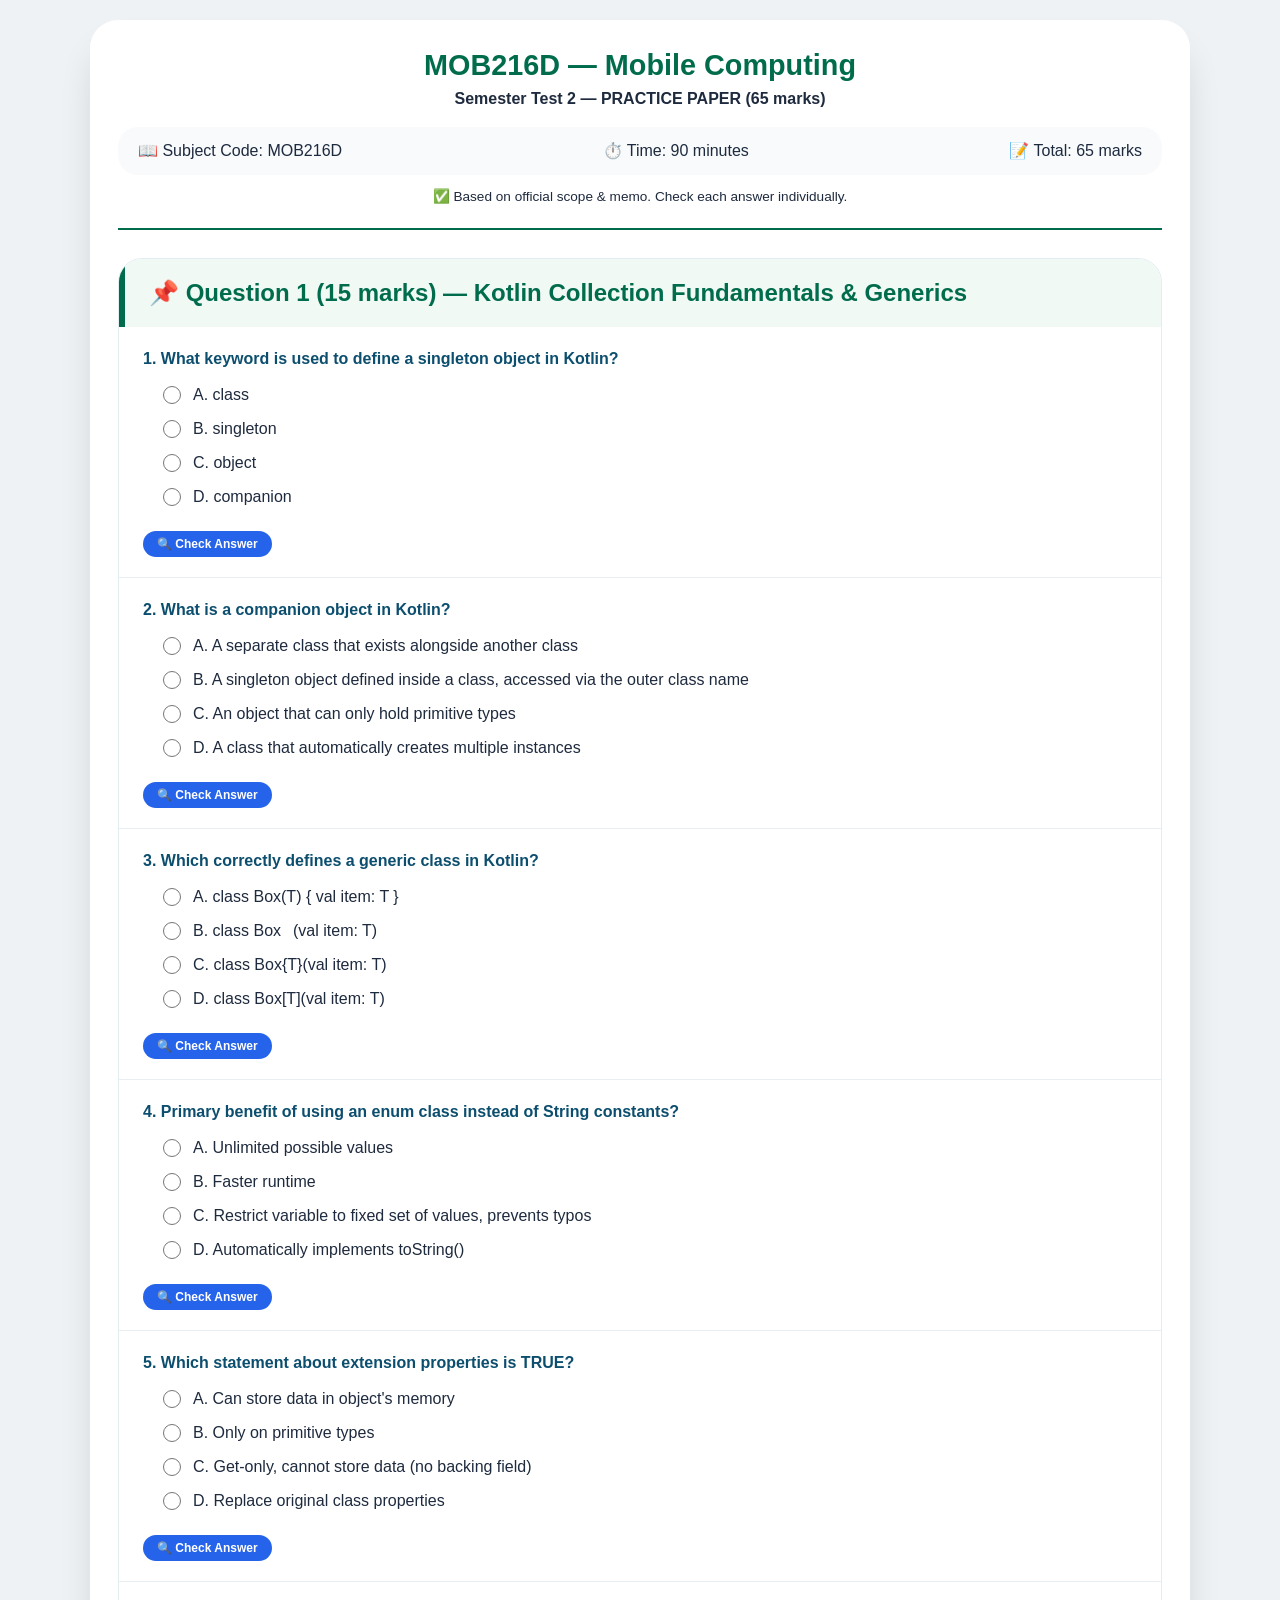
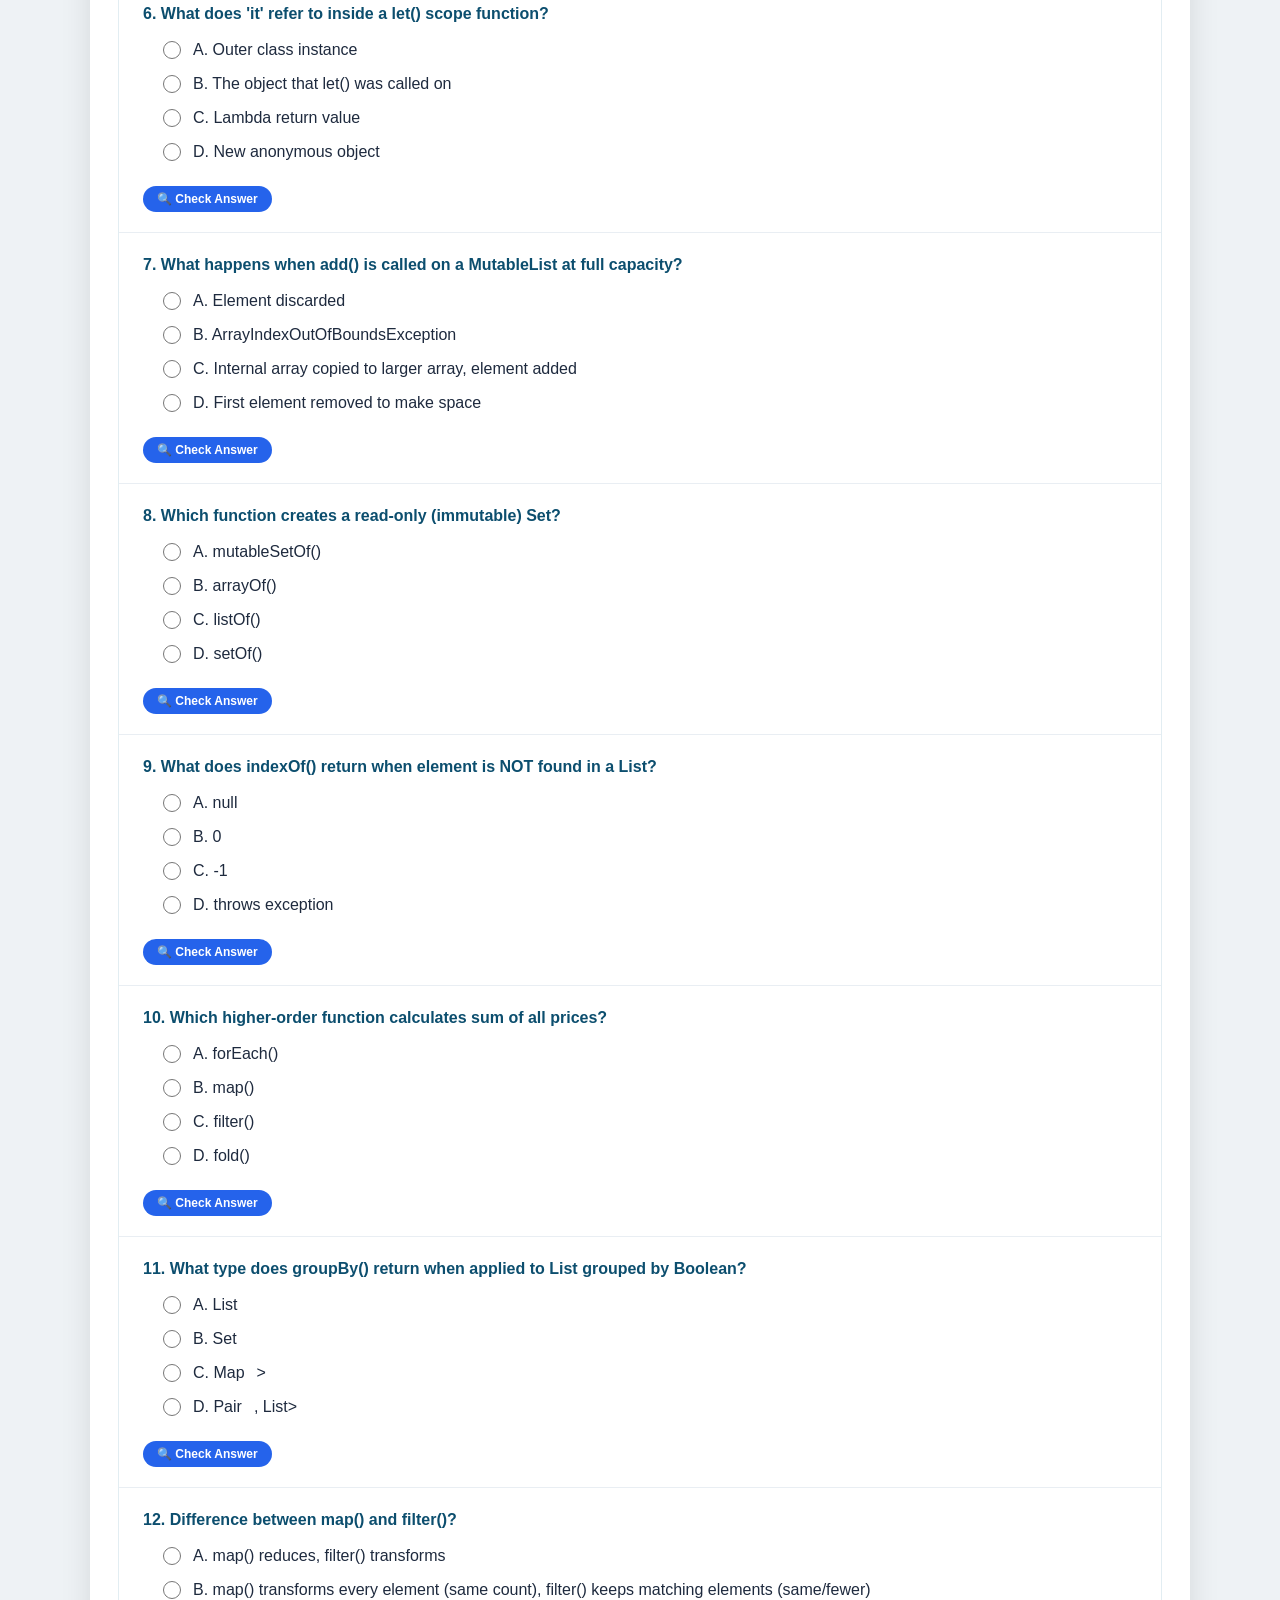
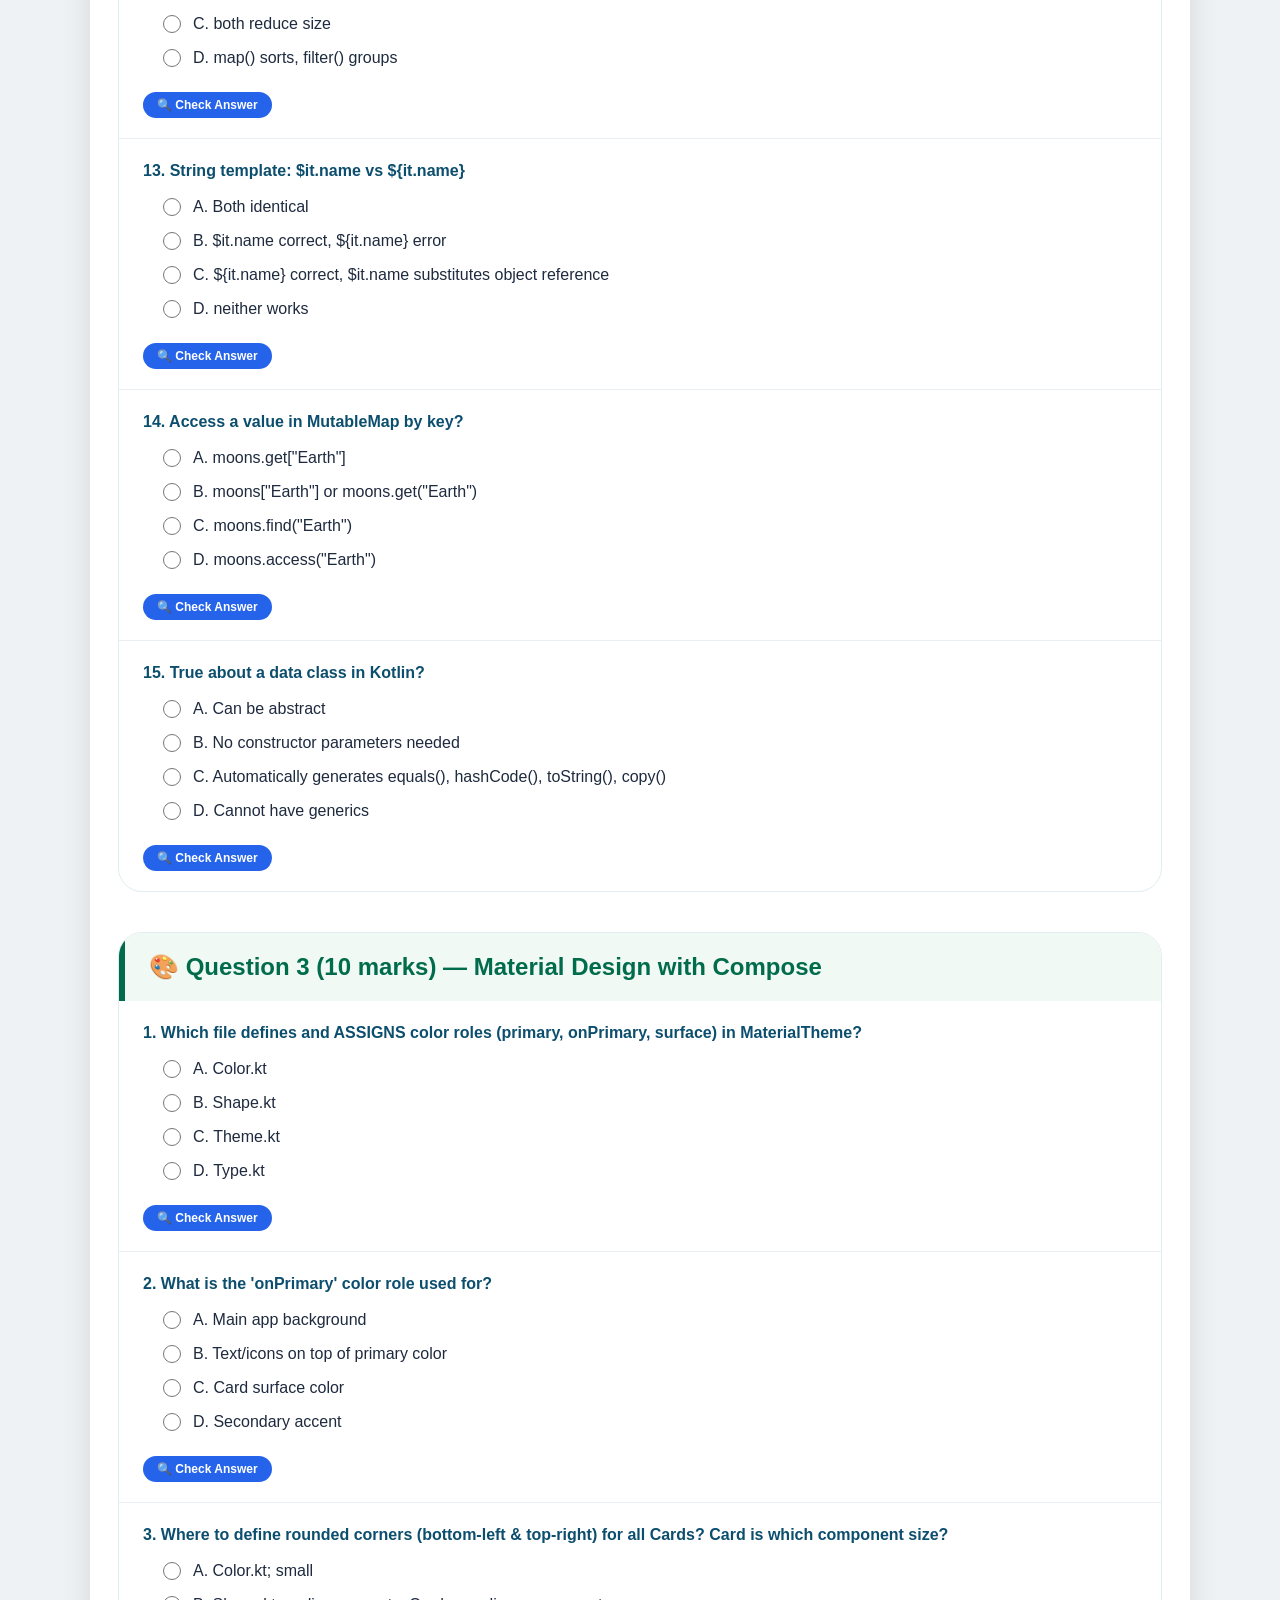
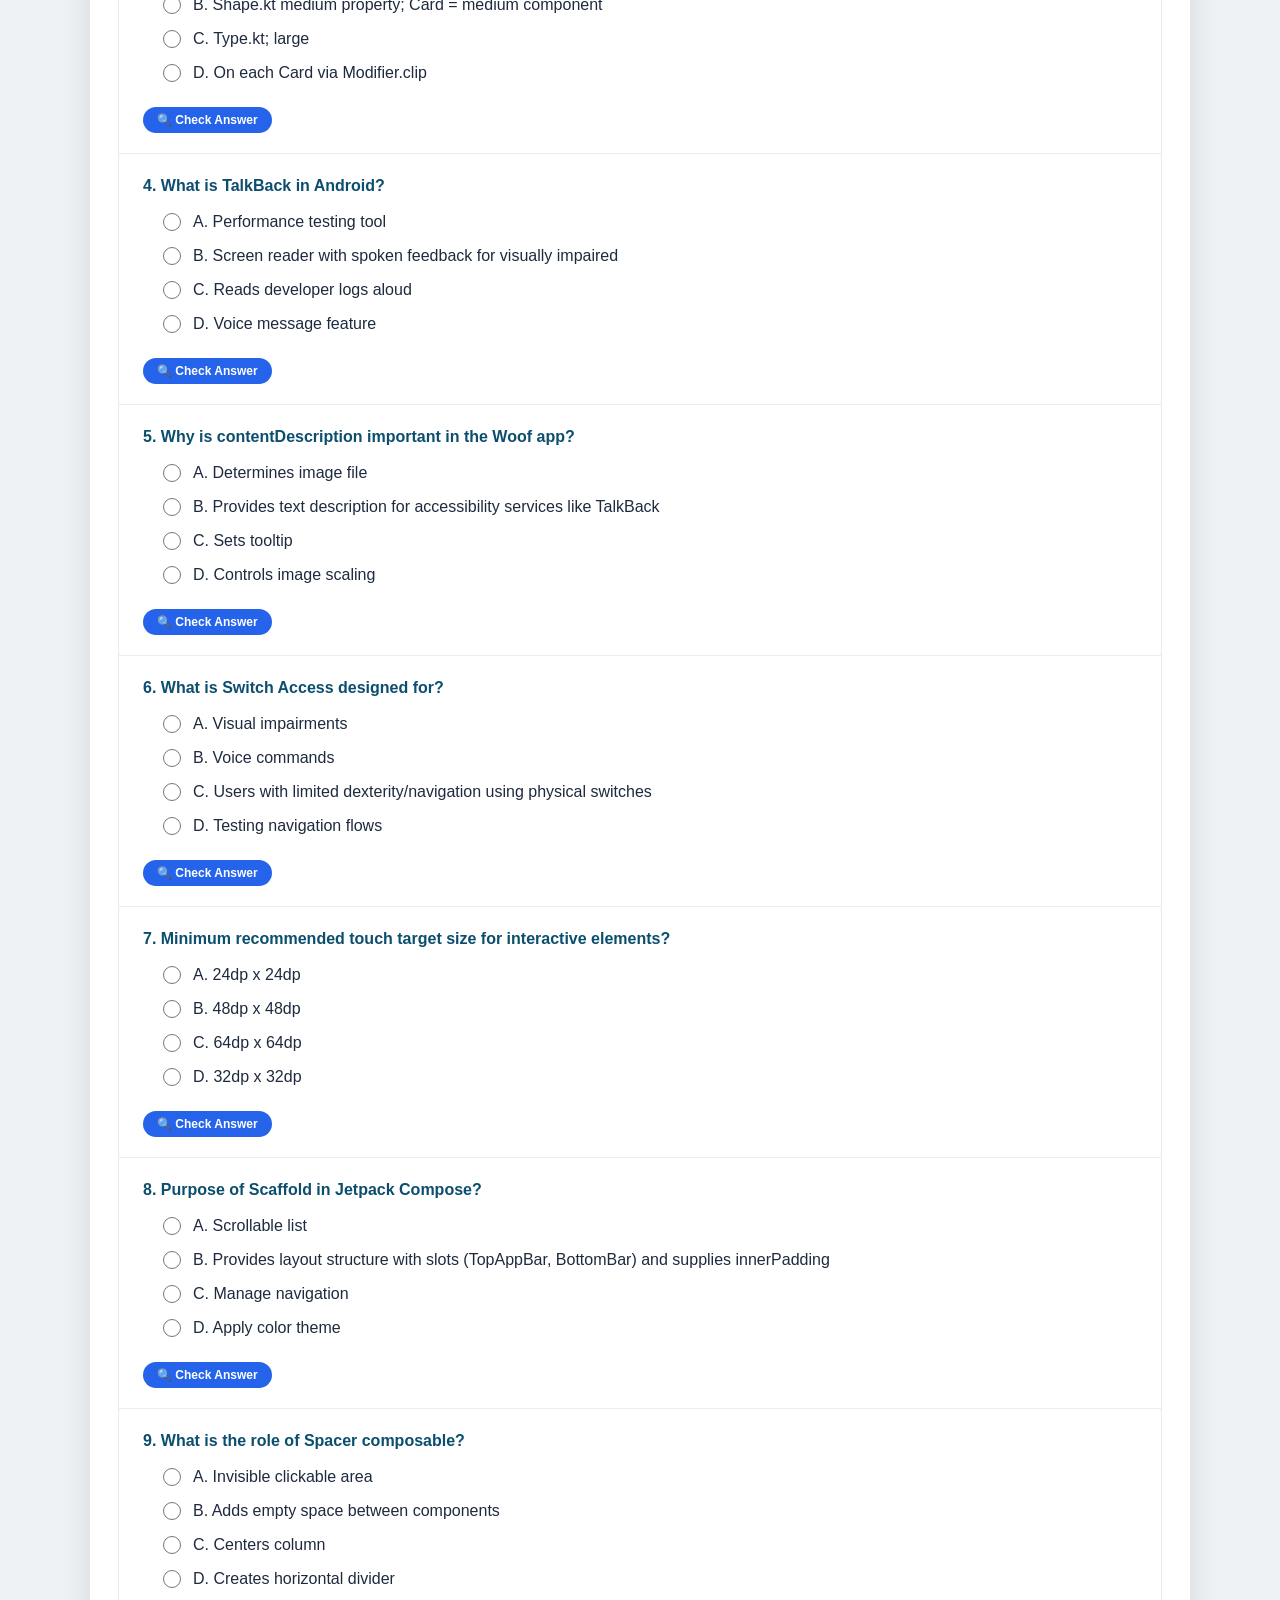
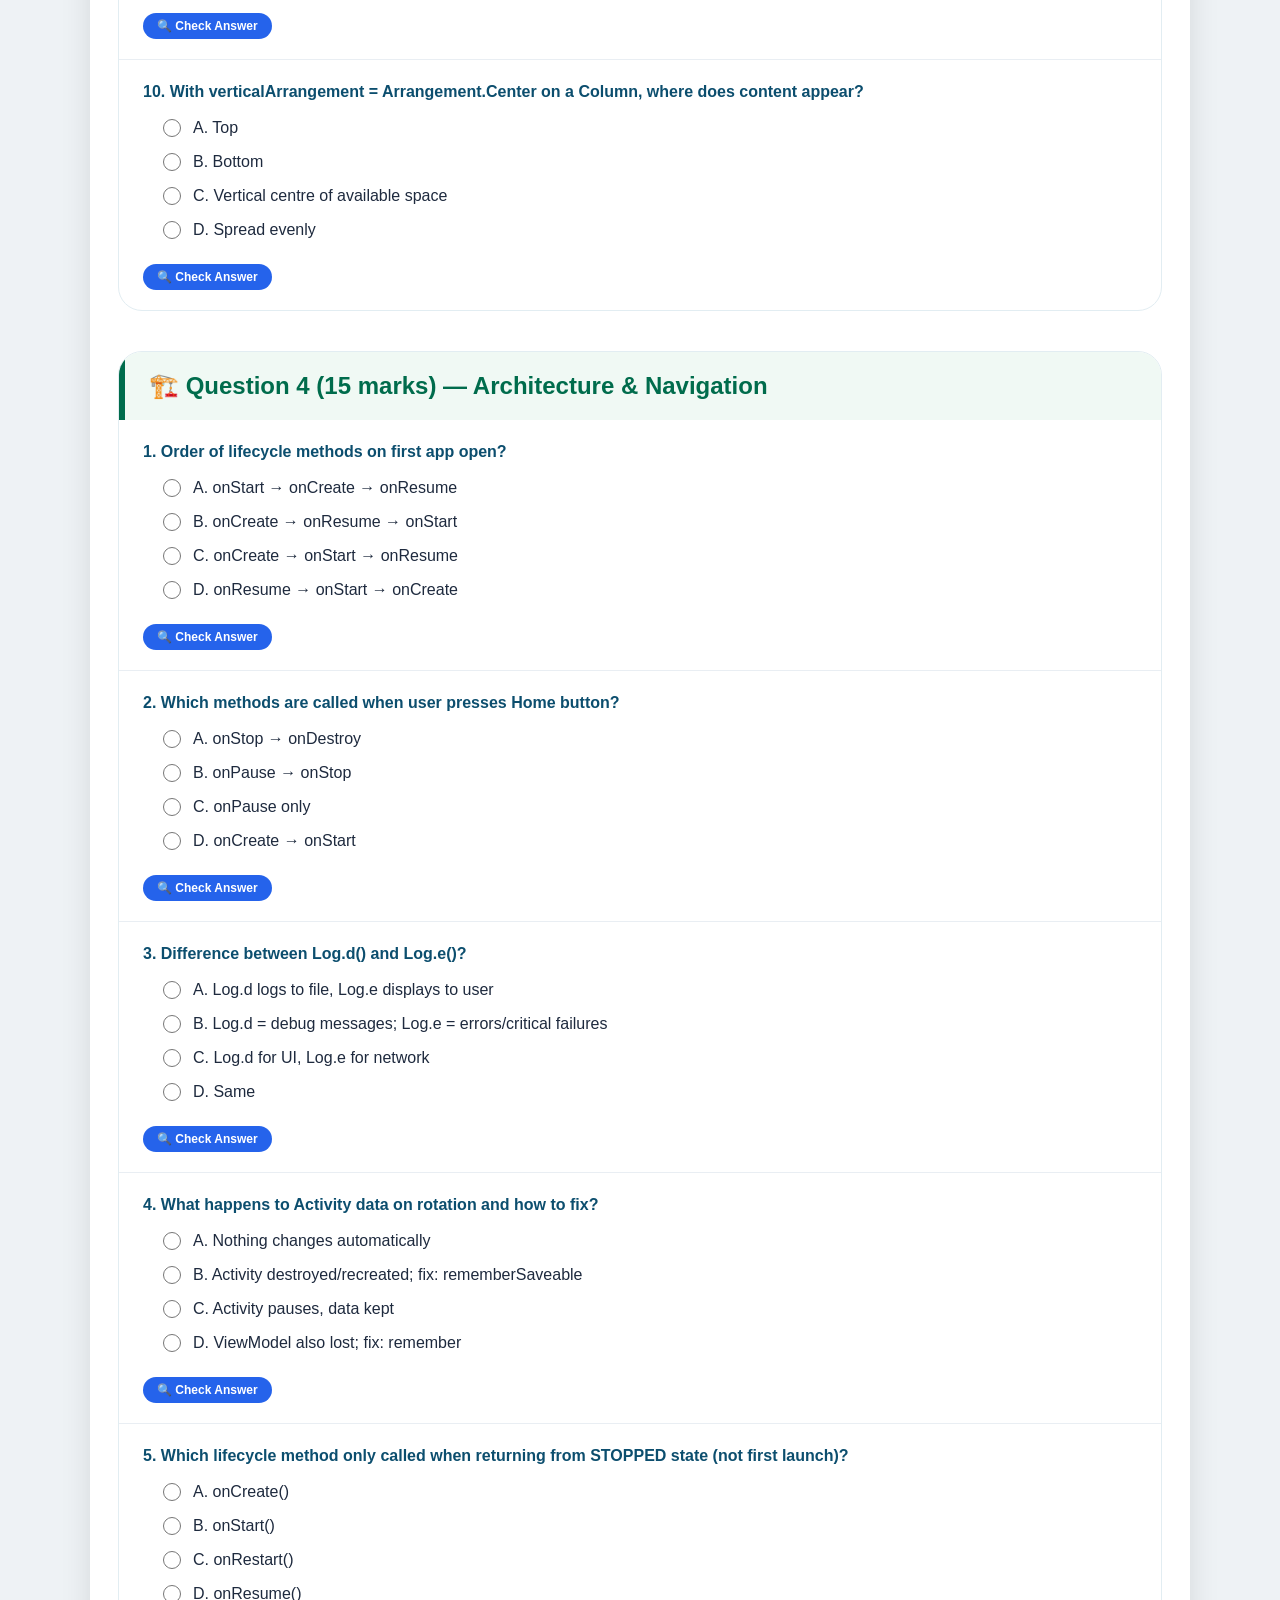
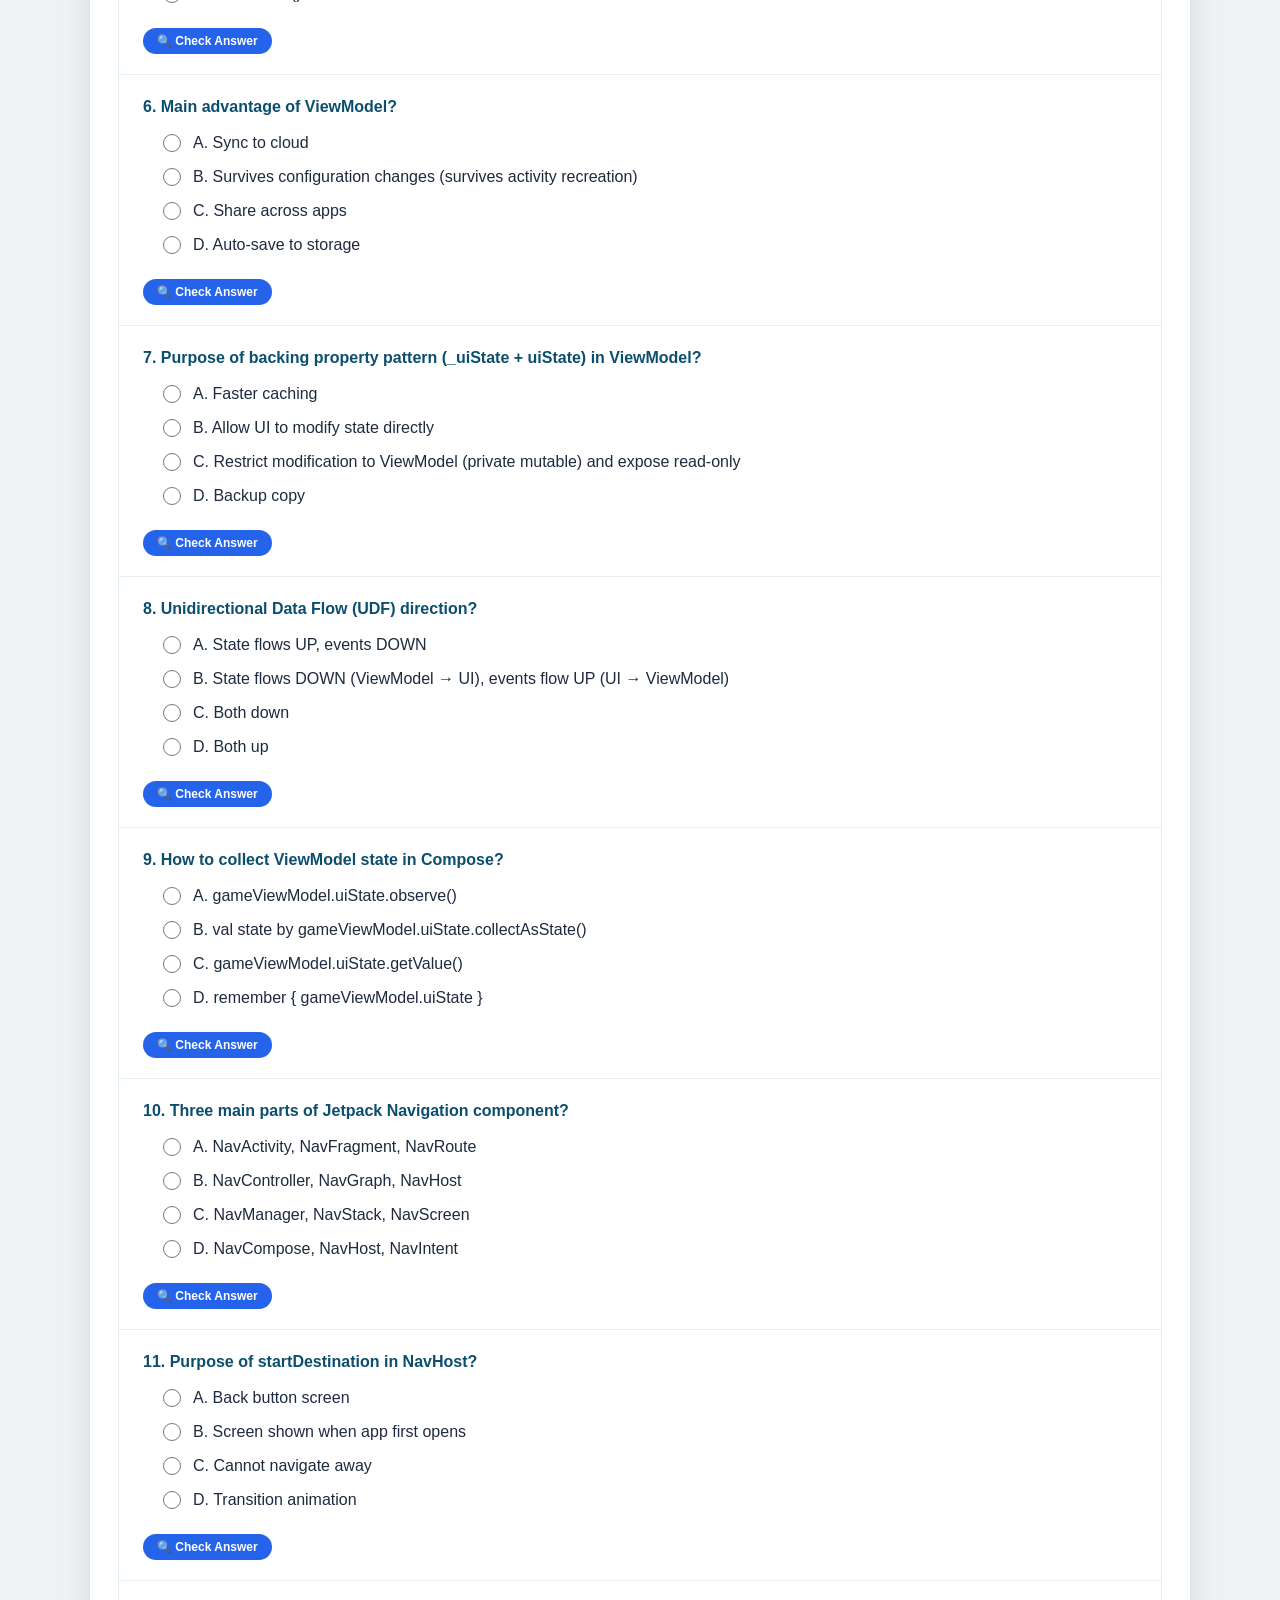
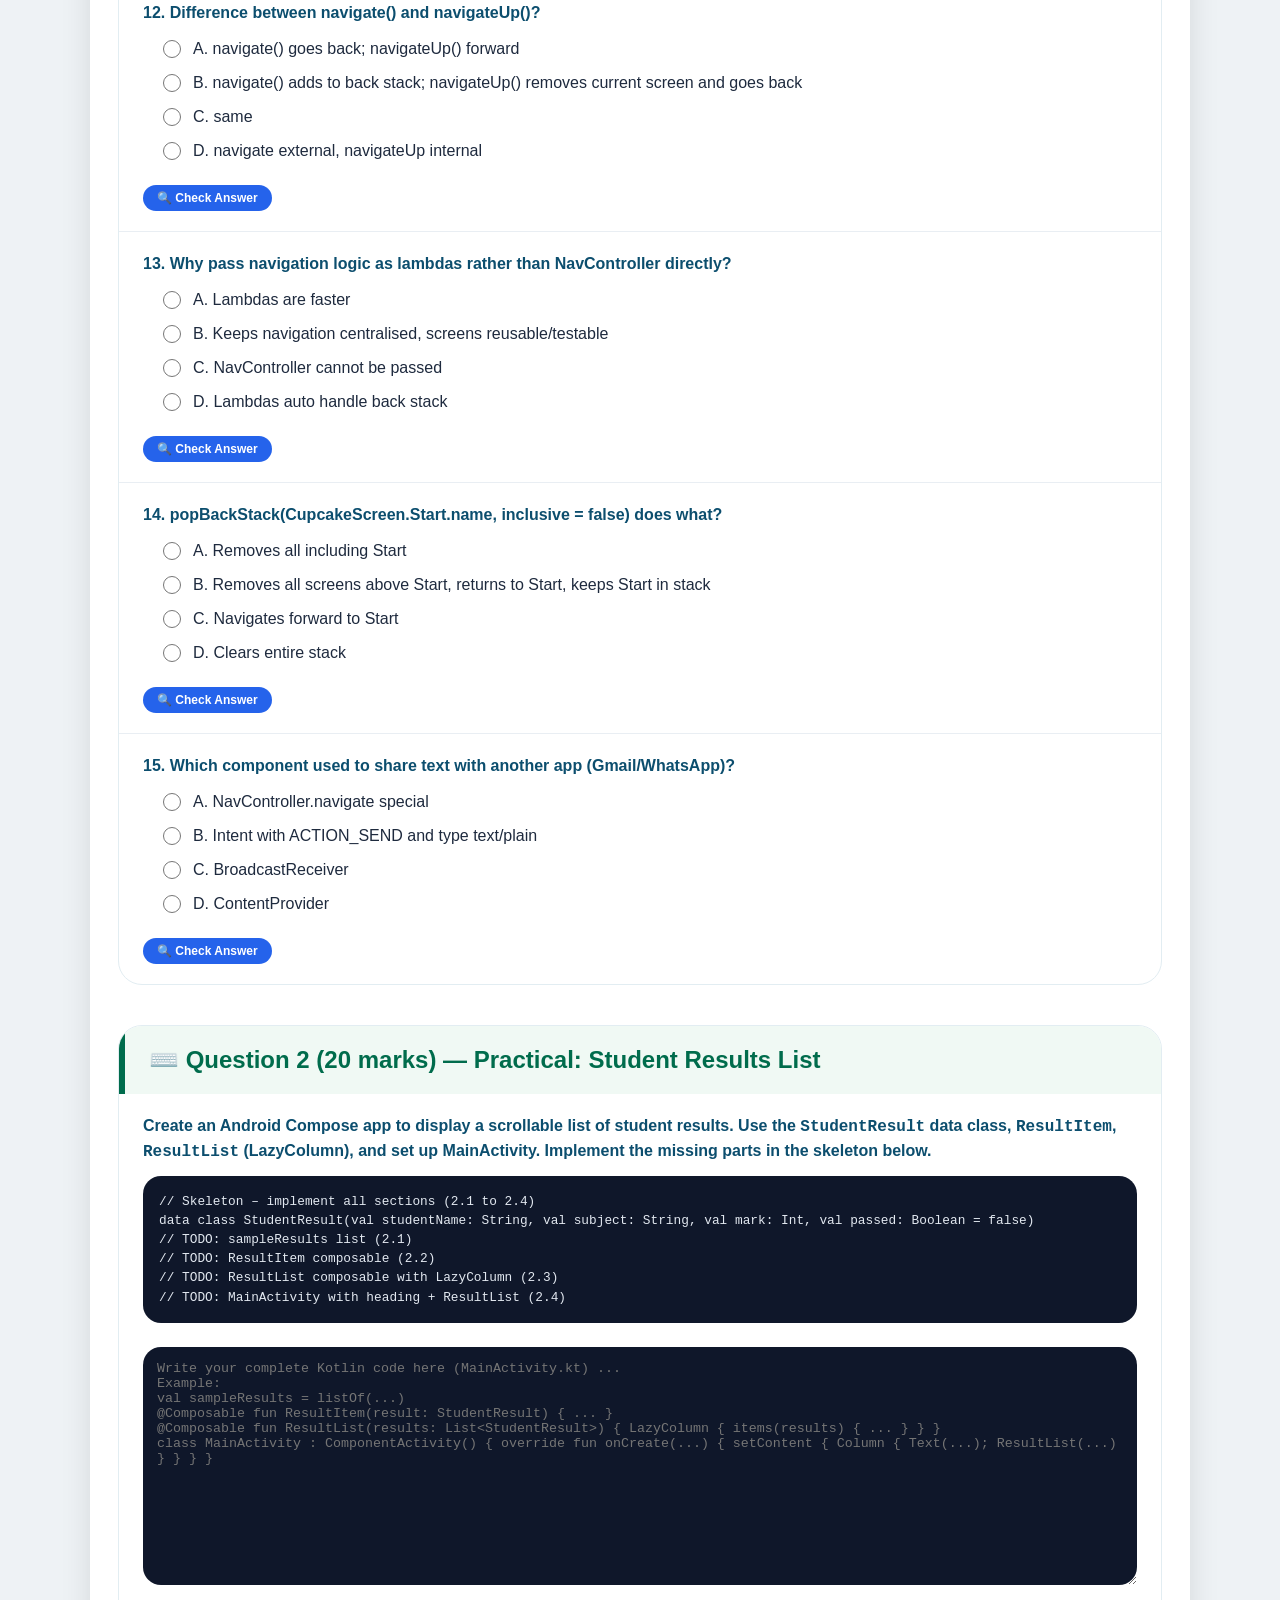
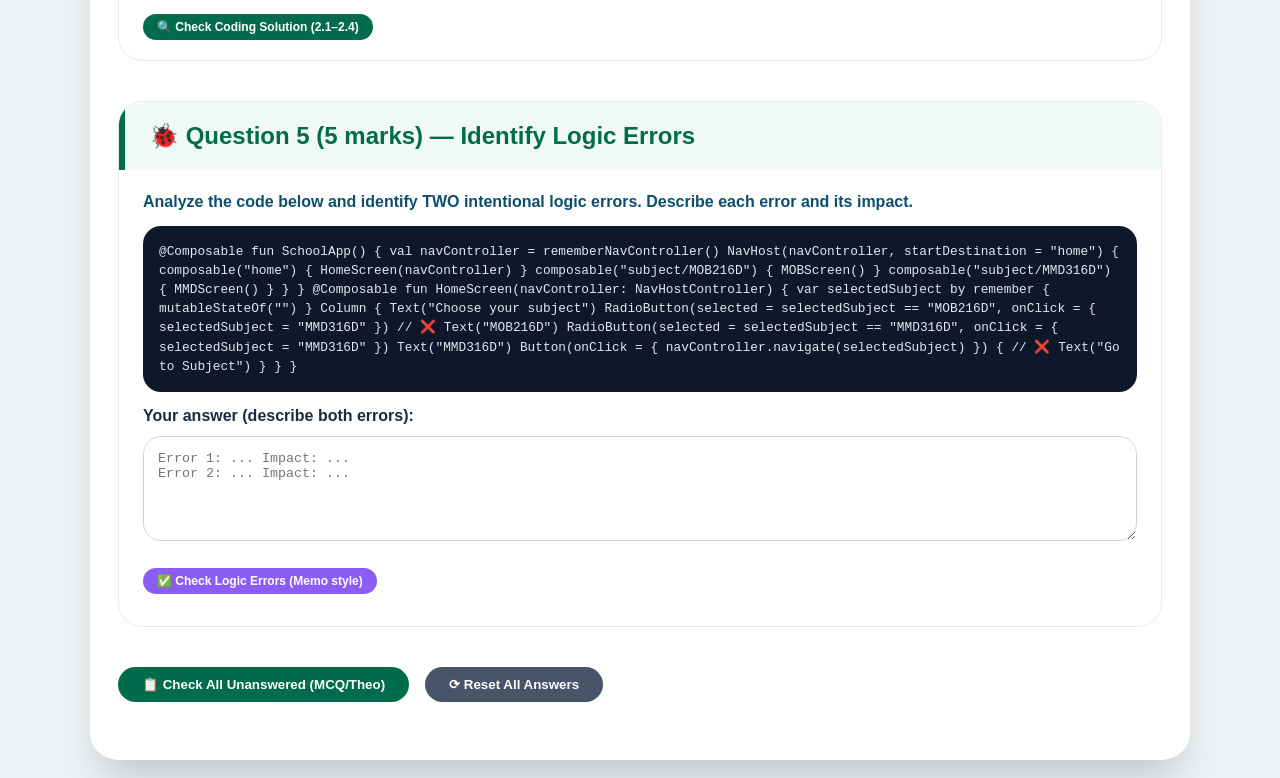
<file: LabLensWeb/index.html>
<!DOCTYPE html>
<html lang="en">
<head>
    <meta charset="UTF-8">
    <meta name="viewport" content="width=device-width, initial-scale=1.0, user-scalable=yes">
    <title>MOB216D Semester Test 2 - Interactive Practice Paper</title>
    <style>
        * {
            margin: 0;
            padding: 0;
            box-sizing: border-box;
        }

        body {
            font-family: 'Segoe UI', Tahoma, Geneva, Verdana, sans-serif;
            background: #eef2f5;
            color: #1e2a3e;
            padding: 20px;
            line-height: 1.5;
        }

        .paper {
            max-width: 1100px;
            margin: 0 auto;
            background: white;
            border-radius: 28px;
            box-shadow: 0 25px 40px -12px rgba(0,0,0,0.2);
            overflow: hidden;
            padding: 24px 28px 48px;
        }

        .header {
            text-align: center;
            border-bottom: 2px solid #006C4C;
            margin-bottom: 28px;
            padding-bottom: 20px;
        }

        .header h1 {
            font-size: 1.8rem;
            color: #006C4C;
        }

        .header .meta {
            display: flex;
            justify-content: space-between;
            flex-wrap: wrap;
            background: #f8fafc;
            padding: 12px 20px;
            border-radius: 20px;
            margin-top: 16px;
            font-weight: 500;
        }

        .section {
            margin-bottom: 40px;
            background: white;
            border-radius: 24px;
            border: 1px solid #e2edf2;
            overflow: hidden;
        }

        .section-title {
            background: #f0f9f4;
            padding: 16px 24px;
            font-size: 1.5rem;
            font-weight: 700;
            color: #006C4C;
            border-left: 6px solid #006C4C;
        }

        .question {
            padding: 20px 24px;
            border-bottom: 1px solid #e9eef3;
        }

        .question:last-child {
            border-bottom: none;
        }

        .q-text {
            font-weight: 700;
            font-size: 1rem;
            margin-bottom: 12px;
            color: #0c4e6e;
        }

        .options {
            display: flex;
            flex-direction: column;
            gap: 10px;
            margin: 12px 0 12px 20px;
        }

        .option {
            display: flex;
            align-items: center;
            gap: 12px;
            cursor: pointer;
        }

        input[type="radio"] {
            width: 18px;
            height: 18px;
            accent-color: #006C4C;
        }

        button.check-single {
            background: #2563eb;
            border: none;
            padding: 6px 14px;
            border-radius: 40px;
            color: white;
            font-weight: 600;
            font-size: 0.75rem;
            cursor: pointer;
            margin-top: 10px;
            transition: 0.1s;
        }

        button.check-single:hover {
            background: #1d4ed8;
        }

        .feedback {
            margin-top: 14px;
            padding: 12px 16px;
            border-radius: 18px;
            background: #f1f5f9;
            display: none;
            font-size: 0.9rem;
        }

        .feedback.correct {
            background: #dcfce7;
            border-left: 5px solid #15803d;
            color: #14532d;
        }

        .feedback.incorrect {
            background: #fee2e2;
            border-left: 5px solid #b91c1c;
            color: #7f1a1a;
        }

        .code-block {
            background: #0f172a;
            color: #e2e8f0;
            padding: 16px;
            border-radius: 18px;
            font-family: 'Courier New', monospace;
            font-size: 0.8rem;
            overflow-x: auto;
            margin: 12px 0;
        }

        textarea {
            width: 100%;
            background: #0f172a;
            color: #f1f5f9;
            font-family: monospace;
            padding: 14px;
            border-radius: 18px;
            border: none;
            margin: 12px 0;
        }

        .action-bar {
            display: flex;
            gap: 16px;
            margin: 20px 0 10px;
            flex-wrap: wrap;
        }

        .btn-primary {
            background: #006C4C;
            padding: 10px 24px;
            border: none;
            border-radius: 40px;
            color: white;
            font-weight: bold;
            cursor: pointer;
        }

        .btn-secondary {
            background: #475569;
            padding: 10px 24px;
            border: none;
            border-radius: 40px;
            color: white;
            font-weight: bold;
            cursor: pointer;
        }

        .results-summary {
            background: #eef2ff;
            border-radius: 24px;
            padding: 20px;
            margin-top: 24px;
            text-align: center;
            font-weight: bold;
            display: none;
        }
    </style>
</head>
<body>
<div class="paper">
    <div class="header">
        <h1>MOB216D — Mobile Computing</h1>
        <p><strong>Semester Test 2 — PRACTICE PAPER (65 marks)</strong></p>
        <div class="meta">
            <span>📖 Subject Code: MOB216D</span>
            <span>⏱️ Time: 90 minutes</span>
            <span>📝 Total: 65 marks</span>
        </div>
        <p style="margin-top: 12px; font-size: 0.85rem;">✅ Based on official scope & memo. Check each answer individually.</p>
    </div>

    <!-- Question 1 - MCQ (15 marks) -->
    <div class="section">
        <div class="section-title">📌 Question 1 (15 marks) — Kotlin Collection Fundamentals & Generics</div>
        <div id="q1-container"></div>
    </div>

    <!-- Question 3 - Material Design (10 marks) -->
    <div class="section">
        <div class="section-title">🎨 Question 3 (10 marks) — Material Design with Compose</div>
        <div id="q3-container"></div>
    </div>

    <!-- Question 4 - Architecture + Navigation (15 marks) -->
    <div class="section">
        <div class="section-title">🏗️ Question 4 (15 marks) — Architecture & Navigation</div>
        <div id="q4-container"></div>
    </div>

    <!-- Question 2: Practical Coding (20 marks) -->
    <div class="section">
        <div class="section-title">⌨️ Question 2 (20 marks) — Practical: Student Results List</div>
        <div class="question">
            <div class="q-text">Create an Android Compose app to display a scrollable list of student results. Use the <code>StudentResult</code> data class, <code>ResultItem</code>, <code>ResultList</code> (LazyColumn), and set up MainActivity. Implement the missing parts in the skeleton below.</div>
            <div class="code-block">
                // Skeleton – implement all sections (2.1 to 2.4)<br>
                data class StudentResult(val studentName: String, val subject: String, val mark: Int, val passed: Boolean = false)<br>
                // TODO: sampleResults list (2.1)<br>
                // TODO: ResultItem composable (2.2)<br>
                // TODO: ResultList composable with LazyColumn (2.3)<br>
                // TODO: MainActivity with heading + ResultList (2.4)
            </div>
            <textarea id="codingAnswer" rows="14" placeholder="Write your complete Kotlin code here (MainActivity.kt) ...&#10;Example:&#10;val sampleResults = listOf(...)&#10;@Composable fun ResultItem(result: StudentResult) { ... }&#10;@Composable fun ResultList(results: List&lt;StudentResult&gt;) { LazyColumn { items(results) { ... } } }&#10;class MainActivity : ComponentActivity() { override fun onCreate(...) { setContent { Column { Text(...); ResultList(...) } } } }"></textarea>
            <button id="checkCodingBtn" class="check-single" style="background:#006C4C;">🔍 Check Coding Solution (2.1–2.4)</button>
            <div id="codingFeedback" class="feedback"></div>
        </div>
    </div>

    <!-- Question 5: Logic Errors (5 marks) -->
    <div class="section">
        <div class="section-title">🐞 Question 5 (5 marks) — Identify Logic Errors</div>
        <div class="question">
            <div class="q-text">Analyze the code below and identify TWO intentional logic errors. Describe each error and its impact.</div>
            <div class="code-block">
@Composable
fun SchoolApp() {
    val navController = rememberNavController()
    NavHost(navController, startDestination = "home") {
        composable("home") { HomeScreen(navController) }
        composable("subject/MOB216D") { MOBScreen() }
        composable("subject/MMD316D") { MMDScreen() }
    }
}

@Composable
fun HomeScreen(navController: NavHostController) {
    var selectedSubject by remember { mutableStateOf("") }
    Column {
        Text("Choose your subject")
        RadioButton(selected = selectedSubject == "MOB216D",
                    onClick = { selectedSubject = "MMD316D" })  // ❌
        Text("MOB216D")
        RadioButton(selected = selectedSubject == "MMD316D",
                    onClick = { selectedSubject = "MMD316D" })
        Text("MMD316D")
        Button(onClick = { navController.navigate(selectedSubject) }) {  // ❌
            Text("Go to Subject")
        }
    }
}
            </div>
            <div style="margin: 12px 0;">
                <label style="font-weight:600;">Your answer (describe both errors):</label>
                <textarea id="logicErrorsAnswer" rows="5" style="background:#fff; color:#0f172a; border:1px solid #cbd5e1; margin-top:8px;" placeholder="Error 1: ... Impact: ...&#10;Error 2: ... Impact: ..."></textarea>
                <button id="checkLogicBtn" class="check-single" style="background:#8b5cf6; margin-top:8px;">✅ Check Logic Errors (Memo style)</button>
                <div id="logicFeedback" class="feedback"></div>
            </div>
        </div>
    </div>

    <div class="action-bar">
        <button id="checkAllBtn" class="btn-primary">📋 Check All Unanswered (MCQ/Theo)</button>
        <button id="resetBtn" class="btn-secondary">⟳ Reset All Answers</button>
    </div>
    <div id="summaryArea" class="results-summary"></div>
</div>

<script>
    // --------------------------------------------------------------
    // Question 1 Data (15 items from the provided memo)
    const q1Data = [
        { id: "q1_1", text: "What keyword is used to define a singleton object in Kotlin?", options: ["A. class", "B. singleton", "C. object", "D. companion"], correct: "C", explanation: "object keyword creates a class with exactly one instance. No constructor needed." },
        { id: "q1_2", text: "What is a companion object in Kotlin?", options: ["A. A separate class that exists alongside another class", "B. A singleton object defined inside a class, accessed via the outer class name", "C. An object that can only hold primitive types", "D. A class that automatically creates multiple instances"], correct: "B", explanation: "Companion object is a singleton inside a class; properties accessed via outer class name (e.g., Quiz.answered)." },
        { id: "q1_3", text: "Which correctly defines a generic class in Kotlin?", options: ["A. class Box(T) { val item: T }", "B. class Box<T>(val item: T)", "C. class Box{T}(val item: T)", "D. class Box[T](val item: T)"], correct: "B", explanation: "Generic parameters use angle brackets <T>. Example: class Box<T>(val item: T)" },
        { id: "q1_4", text: "Primary benefit of using an enum class instead of String constants?", options: ["A. Unlimited possible values", "B. Faster runtime", "C. Restrict variable to fixed set of values, prevents typos", "D. Automatically implements toString()"], correct: "C", explanation: "Enum classes define a limited set of values; compiler rejects invalid values, avoiding typos." },
        { id: "q1_5", text: "Which statement about extension properties is TRUE?", options: ["A. Can store data in object's memory", "B. Only on primitive types", "C. Get-only, cannot store data (no backing field)", "D. Replace original class properties"], correct: "C", explanation: "Extension properties are get-only, compute a value, cannot store data (no backing field)." },
        { id: "q1_6", text: "What does 'it' refer to inside a let() scope function?", options: ["A. Outer class instance", "B. The object that let() was called on", "C. Lambda return value", "D. New anonymous object"], correct: "B", explanation: "Inside let{}, 'it' is implicit name for the object the function was called on (e.g., question1.let { it.answer })." },
        { id: "q1_7", text: "What happens when add() is called on a MutableList at full capacity?", options: ["A. Element discarded", "B. ArrayIndexOutOfBoundsException", "C. Internal array copied to larger array, element added", "D. First element removed to make space"], correct: "C", explanation: "MutableList grows automatically; internal array is copied into a new larger array transparently." },
        { id: "q1_8", text: "Which function creates a read-only (immutable) Set?", options: ["A. mutableSetOf()", "B. arrayOf()", "C. listOf()", "D. setOf()"], correct: "D", explanation: "setOf() creates an immutable Set. MutableSet is modifiable." },
        { id: "q1_9", text: "What does indexOf() return when element is NOT found in a List?", options: ["A. null", "B. 0", "C. -1", "D. throws exception"], correct: "C", explanation: "indexOf() returns -1 when element not found, else index >= 0." },
        { id: "q1_10", text: "Which higher-order function calculates sum of all prices?", options: ["A. forEach()", "B. map()", "C. filter()", "D. fold()"], correct: "D", explanation: "fold() reduces a collection to a single value; e.g., list.fold(0.0) { total, item -> total + item.price }" },
        { id: "q1_11", text: "What type does groupBy() return when applied to List<Cookie> grouped by Boolean?", options: ["A. List<Cookie>", "B. Set<Cookie>", "C. Map<Boolean, List<Cookie>>", "D. Pair<List<Cookie>, List<Cookie>>"], correct: "C", explanation: "groupBy returns a Map; key is lambda result, value is List of matching elements." },
        { id: "q1_12", text: "Difference between map() and filter()?", options: ["A. map() reduces, filter() transforms", "B. map() transforms every element (same count), filter() keeps matching elements (same/fewer)", "C. both reduce size", "D. map() sorts, filter() groups"], correct: "B", explanation: "map returns same number of transformed elements; filter returns only those matching condition." },
        { id: "q1_13", text: "String template: $it.name vs ${it.name}", options: ["A. Both identical", "B. $it.name correct, ${it.name} error", "C. ${it.name} correct, $it.name substitutes object reference", "D. neither works"], correct: "C", explanation: "${it.name} evaluates property; $it.name substitutes object reference and adds .name as literal." },
        { id: "q1_14", text: "Access a value in MutableMap by key?", options: ["A. moons.get[\"Earth\"]", "B. moons[\"Earth\"] or moons.get(\"Earth\")", "C. moons.find(\"Earth\")", "D. moons.access(\"Earth\")"], correct: "B", explanation: "Map supports index operator or get(key) to retrieve value (or null)." },
        { id: "q1_15", text: "True about a data class in Kotlin?", options: ["A. Can be abstract", "B. No constructor parameters needed", "C. Automatically generates equals(), hashCode(), toString(), copy()", "D. Cannot have generics"], correct: "C", explanation: "Data classes auto-generate toString, equals, hashCode, copy, componentN. Must have at least one property." }
    ];

    // Question 3 Data (10 items)
    const q3Data = [
        { id: "q3_1", text: "Which file defines and ASSIGNS color roles (primary, onPrimary, surface) in MaterialTheme?", options: ["A. Color.kt", "B. Shape.kt", "C. Theme.kt", "D. Type.kt"], correct: "C", explanation: "Theme.kt assigns color roles inside MaterialTheme(colorScheme = ...). Color.kt defines color values." },
        { id: "q3_2", text: "What is the 'onPrimary' color role used for?", options: ["A. Main app background", "B. Text/icons on top of primary color", "C. Card surface color", "D. Secondary accent"], correct: "B", explanation: "'on' prefix indicates content (text/icons) displayed on top of that color (e.g., onPrimary = text on primary)." },
        { id: "q3_3", text: "Where to define rounded corners (bottom-left & top-right) for all Cards? Card is which component size?", options: ["A. Color.kt; small", "B. Shape.kt medium property; Card = medium component", "C. Type.kt; large", "D. On each Card via Modifier.clip"], correct: "B", explanation: "Card is a MEDIUM component; set medium shape in Shape.kt to apply globally." },
        { id: "q3_4", text: "What is TalkBack in Android?", options: ["A. Performance testing tool", "B. Screen reader with spoken feedback for visually impaired", "C. Reads developer logs aloud", "D. Voice message feature"], correct: "B", explanation: "TalkBack is Google's screen reader: single tap selects (reads), double-tap activates." },
        { id: "q3_5", text: "Why is contentDescription important in the Woof app?", options: ["A. Determines image file", "B. Provides text description for accessibility services like TalkBack", "C. Sets tooltip", "D. Controls image scaling"], correct: "B", explanation: "contentDescription gives accessibility services text to read aloud; null only for decorative images." },
        { id: "q3_6", text: "What is Switch Access designed for?", options: ["A. Visual impairments", "B. Voice commands", "C. Users with limited dexterity/navigation using physical switches", "D. Testing navigation flows"], correct: "C", explanation: "Switch Access helps users with limited dexterity use switches instead of touchscreen." },
        { id: "q3_7", text: "Minimum recommended touch target size for interactive elements?", options: ["A. 24dp x 24dp", "B. 48dp x 48dp", "C. 64dp x 64dp", "D. 32dp x 32dp"], correct: "B", explanation: "Material Design minimum touch target: 48dp × 48dp. IconButton applies this via minimumTouchTargetSize()." },
        { id: "q3_8", text: "Purpose of Scaffold in Jetpack Compose?", options: ["A. Scrollable list", "B. Provides layout structure with slots (TopAppBar, BottomBar) and supplies innerPadding", "C. Manage navigation", "D. Apply color theme"], correct: "B", explanation: "Scaffold gives standard structure with slots and innerPadding to avoid content behind bars." },
        { id: "q3_9", text: "What is the role of Spacer composable?", options: ["A. Invisible clickable area", "B. Adds empty space between components", "C. Centers column", "D. Creates horizontal divider"], correct: "B", explanation: "Spacer adds fixed amount of visual space, e.g., Spacer(modifier = Modifier.height(16.dp))." },
        { id: "q3_10", text: "With verticalArrangement = Arrangement.Center on a Column, where does content appear?", options: ["A. Top", "B. Bottom", "C. Vertical centre of available space", "D. Spread evenly"], correct: "C", explanation: "Arrangement.Center places children in the middle of the Column's vertical space." }
    ];

    // Question 4 Data (15 items)
    const q4Data = [
        { id: "q4_1", text: "Order of lifecycle methods on first app open?", options: ["A. onStart → onCreate → onResume", "B. onCreate → onResume → onStart", "C. onCreate → onStart → onResume", "D. onResume → onStart → onCreate"], correct: "C", explanation: "onCreate → onStart → onResume." },
        { id: "q4_2", text: "Which methods are called when user presses Home button?", options: ["A. onStop → onDestroy", "B. onPause → onStop", "C. onPause only", "D. onCreate → onStart"], correct: "B", explanation: "Home: onPause() → onStop(); activity not destroyed." },
        { id: "q4_3", text: "Difference between Log.d() and Log.e()?", options: ["A. Log.d logs to file, Log.e displays to user", "B. Log.d = debug messages; Log.e = errors/critical failures", "C. Log.d for UI, Log.e for network", "D. Same"], correct: "B", explanation: "Log.d Debug, Log.e Error (highest priority)." },
        { id: "q4_4", text: "What happens to Activity data on rotation and how to fix?", options: ["A. Nothing changes automatically", "B. Activity destroyed/recreated; fix: rememberSaveable", "C. Activity pauses, data kept", "D. ViewModel also lost; fix: remember"], correct: "B", explanation: "Configuration change destroys & recreates Activity; rememberSaveable persists data." },
        { id: "q4_5", text: "Which lifecycle method only called when returning from STOPPED state (not first launch)?", options: ["A. onCreate()", "B. onStart()", "C. onRestart()", "D. onResume()"], correct: "C", explanation: "onRestart() is called only when activity restarts from stopped state. Not on first creation." },
        { id: "q4_6", text: "Main advantage of ViewModel?", options: ["A. Sync to cloud", "B. Survives configuration changes (survives activity recreation)", "C. Share across apps", "D. Auto-save to storage"], correct: "B", explanation: "ViewModel retains data across rotation and other config changes." },
        { id: "q4_7", text: "Purpose of backing property pattern (_uiState + uiState) in ViewModel?", options: ["A. Faster caching", "B. Allow UI to modify state directly", "C. Restrict modification to ViewModel (private mutable) and expose read-only", "D. Backup copy"], correct: "C", explanation: "Backing property exposes read-only StateFlow, while mutable version stays private inside ViewModel." },
        { id: "q4_8", text: "Unidirectional Data Flow (UDF) direction?", options: ["A. State flows UP, events DOWN", "B. State flows DOWN (ViewModel → UI), events flow UP (UI → ViewModel)", "C. Both down", "D. Both up"], correct: "B", explanation: "UDF: state down, events up." },
        { id: "q4_9", text: "How to collect ViewModel state in Compose?", options: ["A. gameViewModel.uiState.observe()", "B. val state by gameViewModel.uiState.collectAsState()", "C. gameViewModel.uiState.getValue()", "D. remember { gameViewModel.uiState }"], correct: "B", explanation: "collectAsState() converts StateFlow to Compose State, recomposes on changes." },
        { id: "q4_10", text: "Three main parts of Jetpack Navigation component?", options: ["A. NavActivity, NavFragment, NavRoute", "B. NavController, NavGraph, NavHost", "C. NavManager, NavStack, NavScreen", "D. NavCompose, NavHost, NavIntent"], correct: "B", explanation: "NavController (back stack), NavGraph (routes), NavHost (destination container)." },
        { id: "q4_11", text: "Purpose of startDestination in NavHost?", options: ["A. Back button screen", "B. Screen shown when app first opens", "C. Cannot navigate away", "D. Transition animation"], correct: "B", explanation: "startDestination defines the first screen displayed." },
        { id: "q4_12", text: "Difference between navigate() and navigateUp()?", options: ["A. navigate() goes back; navigateUp() forward", "B. navigate() adds to back stack; navigateUp() removes current screen and goes back", "C. same", "D. navigate external, navigateUp internal"], correct: "B", explanation: "navigate pushes new screen; navigateUp pops current screen, returning to previous." },
        { id: "q4_13", text: "Why pass navigation logic as lambdas rather than NavController directly?", options: ["A. Lambdas are faster", "B. Keeps navigation centralised, screens reusable/testable", "C. NavController cannot be passed", "D. Lambdas auto handle back stack"], correct: "B", explanation: "Lambdas decouple navigation logic, improve reusability and testability." },
        { id: "q4_14", text: "popBackStack(CupcakeScreen.Start.name, inclusive = false) does what?", options: ["A. Removes all including Start", "B. Removes all screens above Start, returns to Start, keeps Start in stack", "C. Navigates forward to Start", "D. Clears entire stack"], correct: "B", explanation: "inclusive=false removes screens above target but keeps target in back stack." },
        { id: "q4_15", text: "Which component used to share text with another app (Gmail/WhatsApp)?", options: ["A. NavController.navigate special", "B. Intent with ACTION_SEND and type text/plain", "C. BroadcastReceiver", "D. ContentProvider"], correct: "B", explanation: "ACTION_SEND intent with extra text, showing system share sheet." }
    ];

    // Storage for answers and feedback visibility
    let userSelections = {};
    let checkedStatus = {};

    function renderQuestions(containerId, questions, prefix) {
        const container = document.getElementById(containerId);
        if (!container) return;
        let html = '';
        questions.forEach((q, idx) => {
            const qid = q.id;
            const saved = userSelections[qid] || '';
            html += `<div class="question" id="card-${qid}">
                        <div class="q-text">${idx+1}. ${q.text}</div>
                        <div class="options">`;
            q.options.forEach(opt => {
                const letter = opt.charAt(0);
                const checkedAttr = (saved === letter) ? 'checked' : '';
                html += `<label class="option"><input type="radio" name="${qid}" value="${letter}" ${checkedAttr}> ${opt}</label>`;
            });
            html += `</div><button class="check-single" data-qid="${qid}" data-correct="${q.correct}" data-exp="${q.explanation.replace(/"/g, '&quot;')}">🔍 Check Answer</button>
                     <div id="fb-${qid}" class="feedback"></div></div>`;
        });
        container.innerHTML = html;
        // Attach radio listeners and button listeners
        questions.forEach(q => {
            const radios = document.querySelectorAll(`input[name="${q.id}"]`);
            radios.forEach(radio => {
                radio.addEventListener('change', (e) => {
                    userSelections[q.id] = e.target.value;
                    const fbDiv = document.getElementById(`fb-${q.id}`);
                    if (fbDiv) fbDiv.style.display = 'none';
                    checkedStatus[q.id] = false;
                });
            });
        });
        document.querySelectorAll(`#${containerId} .check-single`).forEach(btn => {
            btn.addEventListener('click', (e) => {
                const qid = btn.getAttribute('data-qid');
                const correct = btn.getAttribute('data-correct');
                const exp = btn.getAttribute('data-exp');
                const selected = userSelections[qid];
                const fb = document.getElementById(`fb-${qid}`);
                if (!selected) {
                    fb.innerHTML = `⚠️ No answer selected. Correct: ${correct}. ${exp}`;
                    fb.className = 'feedback incorrect';
                } else if (selected === correct) {
                    fb.innerHTML = `✅ Correct! ${exp}`;
                    fb.className = 'feedback correct';
                } else {
                    fb.innerHTML = `❌ Incorrect (your choice: ${selected}). Correct: ${correct}. ${exp}`;
                    fb.className = 'feedback incorrect';
                }
                fb.style.display = 'block';
                checkedStatus[qid] = true;
            });
        });
    }

    function evaluateAllRemainingAndSummary() {
        const allQs = [...q1Data, ...q3Data, ...q4Data];
        let correctCount = 0;
        allQs.forEach(q => {
            const selected = userSelections[q.id];
            const fb = document.getElementById(`fb-${q.id}`);
            if (fb && !checkedStatus[q.id]) {
                if (!selected) {
                    fb.innerHTML = `⚠️ No answer selected. Correct: ${q.correct}. ${q.explanation}`;
                    fb.className = 'feedback incorrect';
                } else if (selected === q.correct) {
                    fb.innerHTML = `✅ Correct! ${q.explanation}`;
                    fb.className = 'feedback correct';
                    correctCount++;
                } else {
                    fb.innerHTML = `❌ Incorrect (${selected}). Correct: ${q.correct}. ${q.explanation}`;
                    fb.className = 'feedback incorrect';
                }
                fb.style.display = 'block';
                checkedStatus[q.id] = true;
            } else if (checkedStatus[q.id] && userSelections[q.id] === q.correct) {
                correctCount++;
            }
        });
        const total = allQs.length;
        document.getElementById('summaryArea').innerHTML = `📈 MCQ Summary: ${correctCount}/${total} correct for Q1, Q3, Q4. Check coding & logic errors separately. Use detailed feedback above.`;
        document.getElementById('summaryArea').style.display = 'block';
    }

    function resetAll() {
        userSelections = {};
        checkedStatus = {};
        renderQuestions('q1-container', q1Data, 'q1');
        renderQuestions('q3-container', q3Data, 'q3');
        renderQuestions('q4-container', q4Data, 'q4');
        document.getElementById('codingAnswer').value = '';
        document.getElementById('codingFeedback').style.display = 'none';
        document.getElementById('logicErrorsAnswer').value = '';
        document.getElementById('logicFeedback').style.display = 'none';
        document.getElementById('summaryArea').style.display = 'none';
    }

    // coding validation adhering to memo (2.1-2.4)
    function validateCoding() {
        const code = document.getElementById('codingAnswer').value;
        const hasDataClass = code.includes('data class StudentResult');
        const hasList = code.includes('sampleResults') || (code.includes('listOf(') && code.includes('StudentResult'));
        const hasResultItem = code.includes('ResultItem') && code.includes('@Composable');
        const hasLazy = code.includes('LazyColumn');
        const hasItems = code.includes('items(');
        const hasSetContent = code.includes('setContent');
        const hasHeading = code.includes('Text') && (code.includes('Student Results') || code.includes('heading'));
        let valid = hasDataClass && hasList && hasResultItem && hasLazy && hasItems && hasSetContent && hasHeading;
        const fb = document.getElementById('codingFeedback');
        if (valid) {
            fb.innerHTML = '✅ Excellent! Your code includes data class, sampleResults list, ResultItem, LazyColumn inside ResultList, and MainActivity with heading. Matches memo (2.1–2.4).';
            fb.className = 'feedback correct';
        } else {
            let missing = [];
            if (!hasDataClass) missing.push('data class StudentResult');
            if (!hasList) missing.push('sampleResults list (5 items)');
            if (!hasResultItem) missing.push('ResultItem composable');
            if (!hasLazy) missing.push('LazyColumn');
            if (!hasItems) missing.push('items() inside LazyColumn');
            if (!hasSetContent) missing.push('setContent in onCreate');
            if (!hasHeading) missing.push('heading (Text) above list');
            fb.innerHTML = `⚠️ Missing/incorrect: ${missing.join(', ')}. Refer to memo: data class, sample list (2.1), ResultItem (2.2), ResultList with LazyColumn (2.3), MainActivity with heading (2.4).`;
            fb.className = 'feedback incorrect';
        }
        fb.style.display = 'block';
    }

    // logic errors check (memo-style)
    function checkLogicErrors() {
        const answer = document.getElementById('logicErrorsAnswer').value.toLowerCase();
        const error1 = answer.includes('radio') && answer.includes('mmd316d') && answer.includes('mob');
        const error2 = answer.includes('navigate') && (answer.includes('subject/') || answer.includes('route mismatch') || answer.includes('prefix'));
        const fb = document.getElementById('logicFeedback');
        if (error1 && error2) {
            fb.innerHTML = '✅ Correct: Error 1 = MOB216D radio sets MMD316D (user cannot select MOB). Error 2 = navigation uses raw subject code but routes need "subject/" prefix → navigation fails. Great!';
            fb.className = 'feedback correct';
        } else {
            fb.innerHTML = '⚠️ Not fully identified. The two intentional errors: (1) MOB216D RadioButton onClick = { selectedSubject = "MMD316D" } → never selects MOB. (2) Button navigates with selectedSubject but routes require "subject/" prefix → navigation mismatch.';
            fb.className = 'feedback incorrect';
        }
        fb.style.display = 'block';
    }

    // init
    renderQuestions('q1-container', q1Data, 'q1');
    renderQuestions('q3-container', q3Data, 'q3');
    renderQuestions('q4-container', q4Data, 'q4');
    document.getElementById('checkAllBtn').addEventListener('click', evaluateAllRemainingAndSummary);
    document.getElementById('resetBtn').addEventListener('click', resetAll);
    document.getElementById('checkCodingBtn').addEventListener('click', validateCoding);
    document.getElementById('checkLogicBtn').addEventListener('click', checkLogicErrors);
</script>
</body>
</html>
</file>
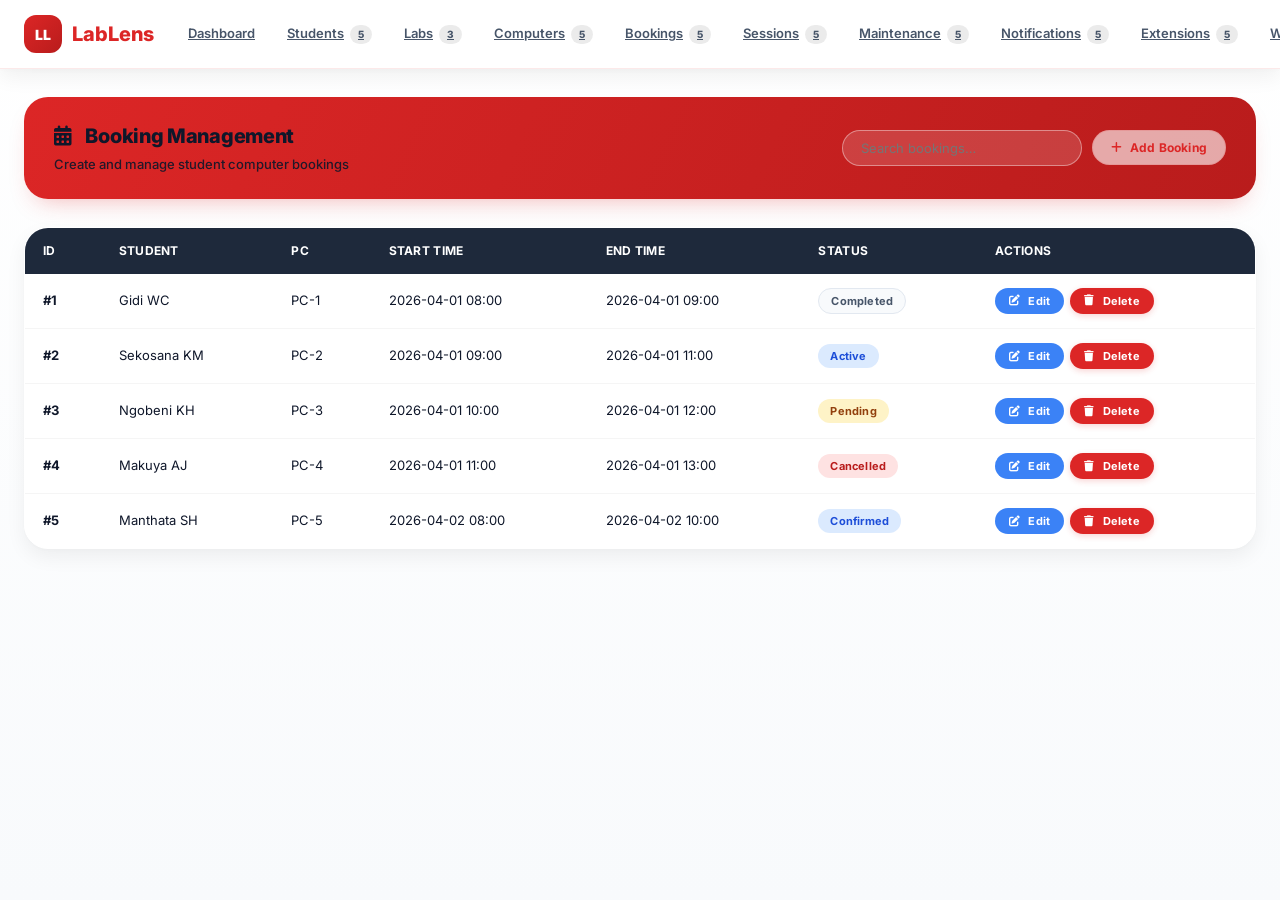
<file: LabLensWeb/bookings.html>
<!doctype html>
<html lang="en">
<head>
  <meta charset="utf-8">
  <meta name="viewport" content="width=device-width,initial-scale=1">
  <title>LabLens — Bookings</title>
  <link href="https://fonts.googleapis.com/css2?family=Inter:ital,wght@0,300;0,400;0,500;0,600;0,700;0,800;1,400&display=swap" rel="stylesheet">
  <link rel="stylesheet" href="https://cdnjs.cloudflare.com/ajax/libs/font-awesome/6.4.0/css/all.min.css">
  <link rel="stylesheet" href="styles.css">
</head>
<body>
  <div id="header-placeholder"></div>
  <main class="main">
    <section id="page-bookings">
      <div class="banner">
        <div><h1><i class="fa fa-calendar-alt" style="margin-right:10px"></i> Booking Management</h1><p>Create and manage student computer bookings</p></div>
        <div class="banner-right">
          <input class="search-bar" style="background:rgba(255,255,255,.15);border-color:rgba(255,255,255,.4);color:#fff;" placeholder="Search bookings…" oninput="ft('b-tb',this.value)">
          <button class="btn btn-outline" onclick="openAddBooking()"><i class="fa fa-plus"></i> Add Booking</button>
        </div>
      </div>
      <div class="card">
        <table class="tbl"><thead><tr><th>ID</th><th>Student</th><th>PC</th><th>Start Time</th><th>End Time</th><th>Status</th><th>Actions</th></tr></thead>
        <tbody id="b-tb"></tbody>
        </table>
      </div>
    </section>
  </main>
  <div id="modals-placeholder"></div>
  <div id="footer-placeholder"></div>
  <script src="script.js"></script>
  <script>loadFragment('header-placeholder','header.html');loadFragment('footer-placeholder','footer.html');loadFragment('modals-placeholder','modals.html');document.addEventListener('DOMContentLoaded',()=>{renderBookings(DB.bookings);updateBadges();});</script>
</body>
</html>
</file>
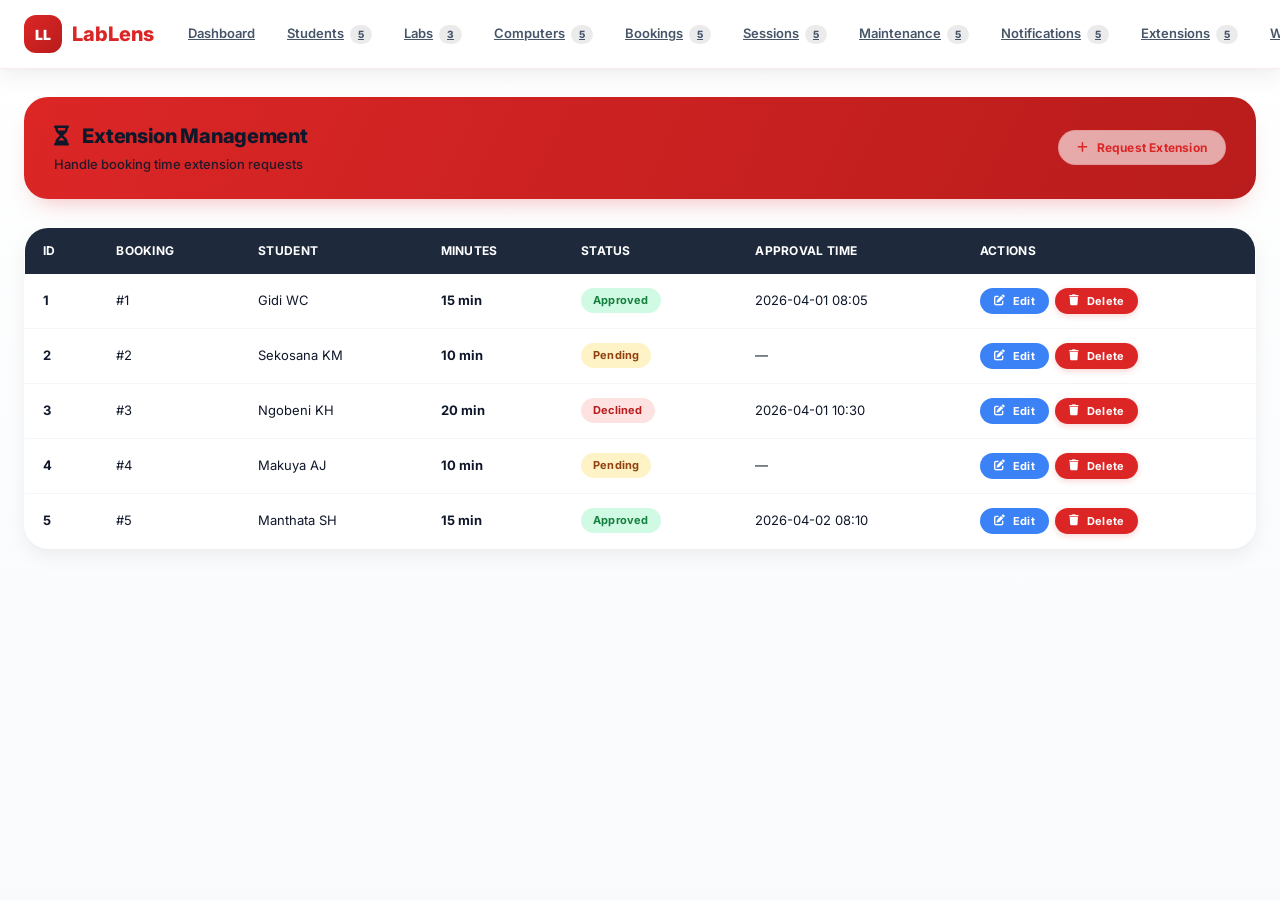
<file: LabLensWeb/extensions.html>
<!doctype html>
<html lang="en">
<head>
  <meta charset="utf-8">
  <meta name="viewport" content="width=device-width,initial-scale=1">
  <title>LabLens — Extensions</title>
  <link href="https://fonts.googleapis.com/css2?family=Inter:ital,wght@0,300;0,400;0,500;0,600;0,700;0,800;1,400&display=swap" rel="stylesheet">
  <link rel="stylesheet" href="https://cdnjs.cloudflare.com/ajax/libs/font-awesome/6.4.0/css/all.min.css">
  <link rel="stylesheet" href="styles.css">
</head>
<body>
  <div id="header-placeholder"></div>
  <main class="main">
    <section id="page-extensions">
      <div class="banner">
        <div><h1><i class="fa fa-hourglass-half" style="margin-right:10px"></i> Extension Management</h1><p>Handle booking time extension requests</p></div>
        <div class="banner-right"><button class="btn btn-outline" onclick="openAddExt()"><i class="fa fa-plus"></i> Request Extension</button></div>
      </div>
      <div class="card">
        <table class="tbl"><thead><tr><th>ID</th><th>Booking</th><th>Student</th><th>Minutes</th><th>Status</th><th>Approval Time</th><th>Actions</th></tr></thead>
        <tbody id="ex-tb"></tbody>
        </table>
      </div>
    </section>
  </main>
  <div id="modals-placeholder"></div>
  <div id="footer-placeholder"></div>
  <script src="script.js"></script>
  <script>loadFragment('header-placeholder','header.html');loadFragment('footer-placeholder','footer.html');loadFragment('modals-placeholder','modals.html');document.addEventListener('DOMContentLoaded',()=>{renderExts(DB.extensions);updateBadges();});</script>
</body>
</html>
</file>
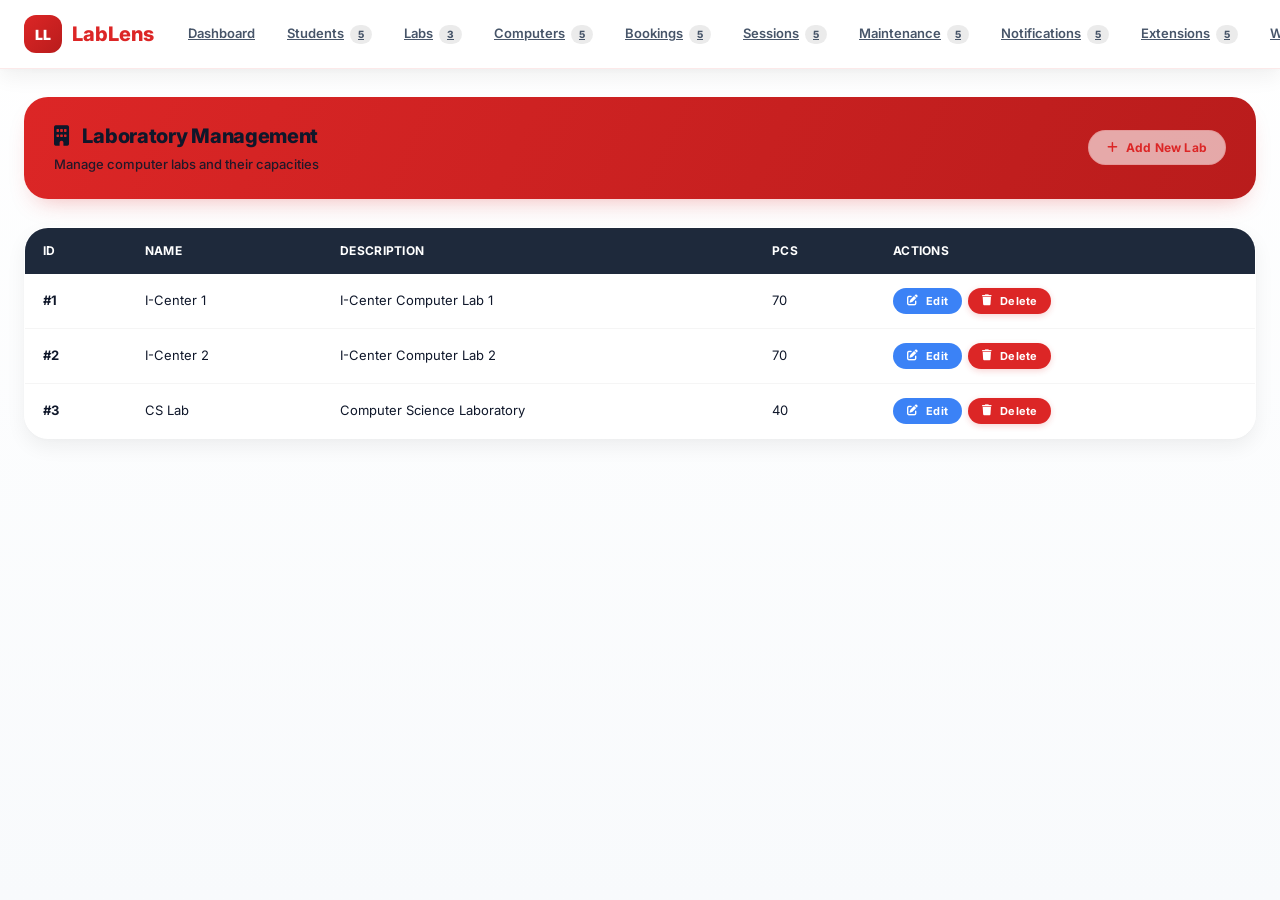
<file: LabLensWeb/labs.html>
<!doctype html>
<html lang="en">
<head>
  <meta charset="utf-8">
  <meta name="viewport" content="width=device-width,initial-scale=1">
  <title>LabLens — Labs</title>
  <link href="https://fonts.googleapis.com/css2?family=Inter:ital,wght@0,300;0,400;0,500;0,600;0,700;0,800;1,400&display=swap" rel="stylesheet">
  <link rel="stylesheet" href="https://cdnjs.cloudflare.com/ajax/libs/font-awesome/6.4.0/css/all.min.css">
  <link rel="stylesheet" href="styles.css">
</head>
<body>
  <div id="header-placeholder"></div>
  <main class="main">
    <section id="page-labs">
      <div class="banner">
        <div><h1><i class="fa fa-building" style="margin-right:10px"></i> Laboratory Management</h1><p>Manage computer labs and their capacities</p></div>
        <div class="banner-right"><button class="btn btn-outline" onclick="openModal('m-lab')"><i class="fa fa-plus"></i> Add New Lab</button></div>
      </div>
      <div class="card">
        <table class="tbl"><thead><tr><th>ID</th><th>Name</th><th>Description</th><th>PCs</th><th>Actions</th></tr></thead>
        <tbody id="l-tb"></tbody>
        </table>
      </div>
    </section>
  </main>
  <div id="modals-placeholder"></div>
  <div id="footer-placeholder"></div>
  <script src="script.js"></script>
  <script>loadFragment('header-placeholder','header.html');loadFragment('footer-placeholder','footer.html');loadFragment('modals-placeholder','modals.html');document.addEventListener('DOMContentLoaded',()=>{renderLabs(DB.labs);updateBadges();});</script>
</body>
</html>
</file>
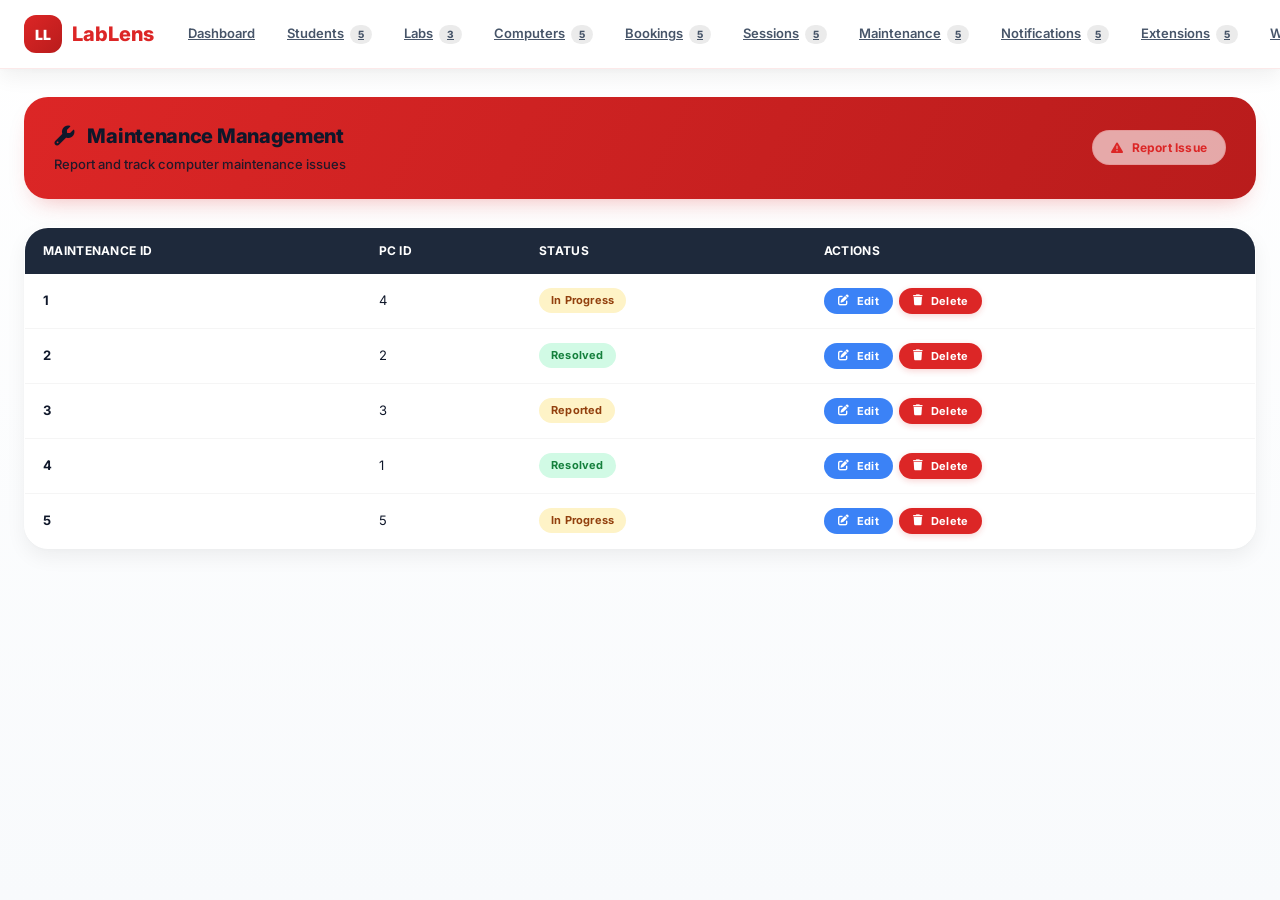
<file: LabLensWeb/maintenance.html>
<!doctype html>
<html lang="en">
<head>
  <meta charset="utf-8">
  <meta name="viewport" content="width=device-width,initial-scale=1">
  <title>LabLens — Maintenance</title>
  <link href="https://fonts.googleapis.com/css2?family=Inter:ital,wght@0,300;0,400;0,500;0,600;0,700;0,800;1,400&display=swap" rel="stylesheet">
  <link rel="stylesheet" href="https://cdnjs.cloudflare.com/ajax/libs/font-awesome/6.4.0/css/all.min.css">
  <link rel="stylesheet" href="styles.css">
</head>
<body>
  <div id="header-placeholder"></div>
  <main class="main">
    <section id="page-maintenance">
      <div class="banner">
        <div><h1><i class="fa fa-wrench" style="margin-right:10px"></i> Maintenance Management</h1><p>Report and track computer maintenance issues</p></div>
        <div class="banner-right"><button class="btn btn-outline" onclick="openReportMaint()"><i class="fa fa-exclamation-triangle"></i> Report Issue</button></div>
      </div>
      <div class="card">
        <table class="tbl"><thead><tr><th>Maintenance ID</th><th>PC ID</th><th>Status</th><th>Actions</th></tr></thead>
        <tbody id="m-tb"></tbody>
        </table>
      </div>
    </section>
  </main>
  <div id="modals-placeholder"></div>
  <div id="footer-placeholder"></div>
  <script src="script.js"></script>
  <script>loadFragment('header-placeholder','header.html');loadFragment('footer-placeholder','footer.html');loadFragment('modals-placeholder','modals.html');document.addEventListener('DOMContentLoaded',()=>{renderMaint(DB.maintenance);updateBadges();});</script>
</body>
</html>
</file>
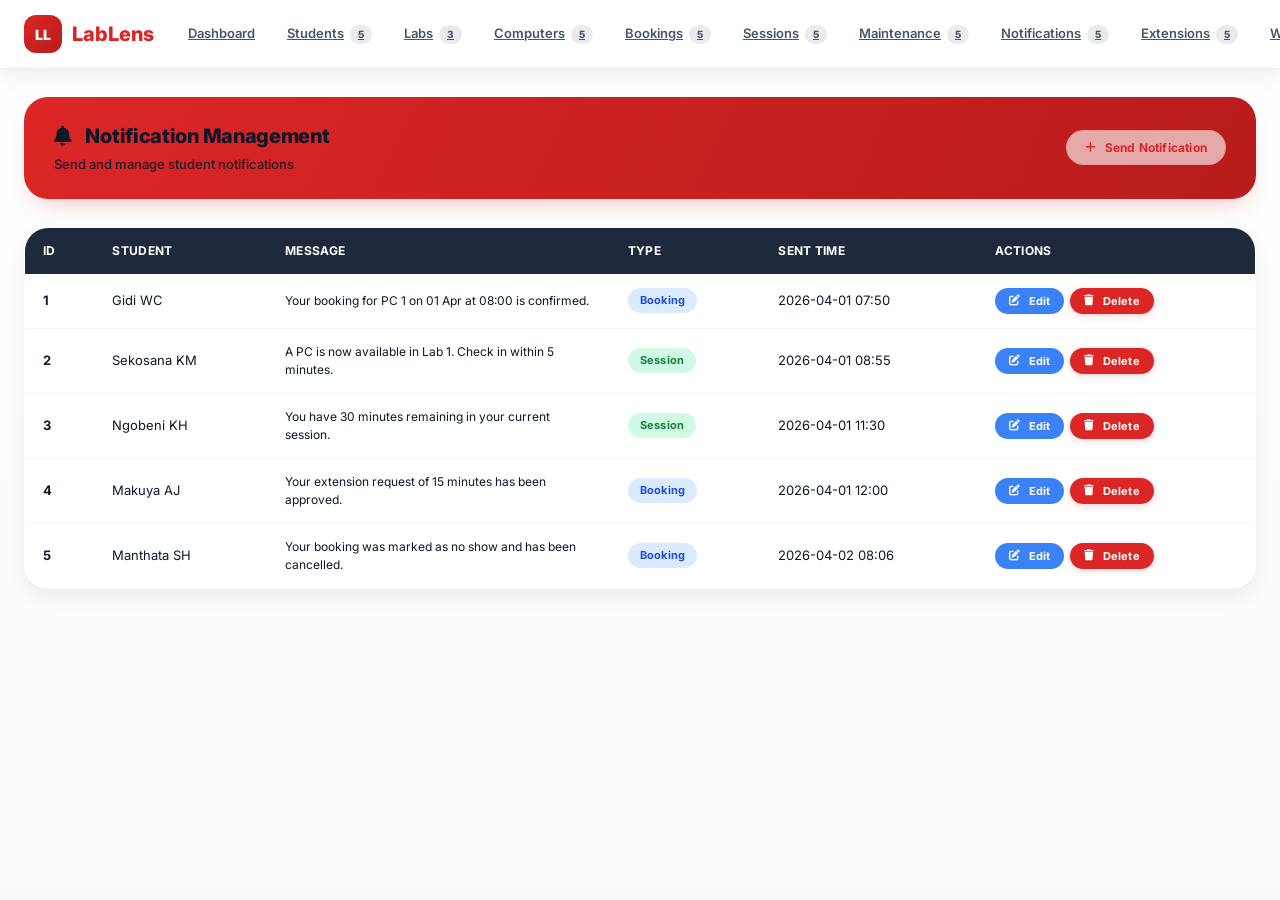
<file: LabLensWeb/notifications.html>
<!doctype html>
<html lang="en">
<head>
  <meta charset="utf-8">
  <meta name="viewport" content="width=device-width,initial-scale=1">
  <title>LabLens — Notifications</title>
  <link href="https://fonts.googleapis.com/css2?family=Inter:ital,wght@0,300;0,400;0,500;0,600;0,700;0,800;1,400&display=swap" rel="stylesheet">
  <link rel="stylesheet" href="https://cdnjs.cloudflare.com/ajax/libs/font-awesome/6.4.0/css/all.min.css">
  <link rel="stylesheet" href="styles.css">
</head>
<body>
  <div id="header-placeholder"></div>
  <main class="main">
    <section id="page-notifications">
      <div class="banner">
        <div><h1><i class="fa fa-bell" style="margin-right:10px"></i> Notification Management</h1><p>Send and manage student notifications</p></div>
        <div class="banner-right"><button class="btn btn-outline" data-open="m-notif"><i class="fa fa-plus"></i> Send Notification</button></div>
      </div>
      <div class="card">
        <table class="tbl"><thead><tr><th>ID</th><th>Student</th><th>Message</th><th>Type</th><th>Sent Time</th><th>Actions</th></tr></thead>
        <tbody id="n-tb"></tbody>
        </table>
      </div>
    </section>
  </main>
  <div id="modals-placeholder"></div>
  <div id="footer-placeholder"></div>
  <script src="script.js"></script>
  <script>loadFragment('header-placeholder','header.html');loadFragment('footer-placeholder','footer.html');loadFragment('modals-placeholder','modals.html');document.addEventListener('DOMContentLoaded',()=>{renderNotifs(DB.notifications);updateBadges();});</script>
</body>
</html>
</file>
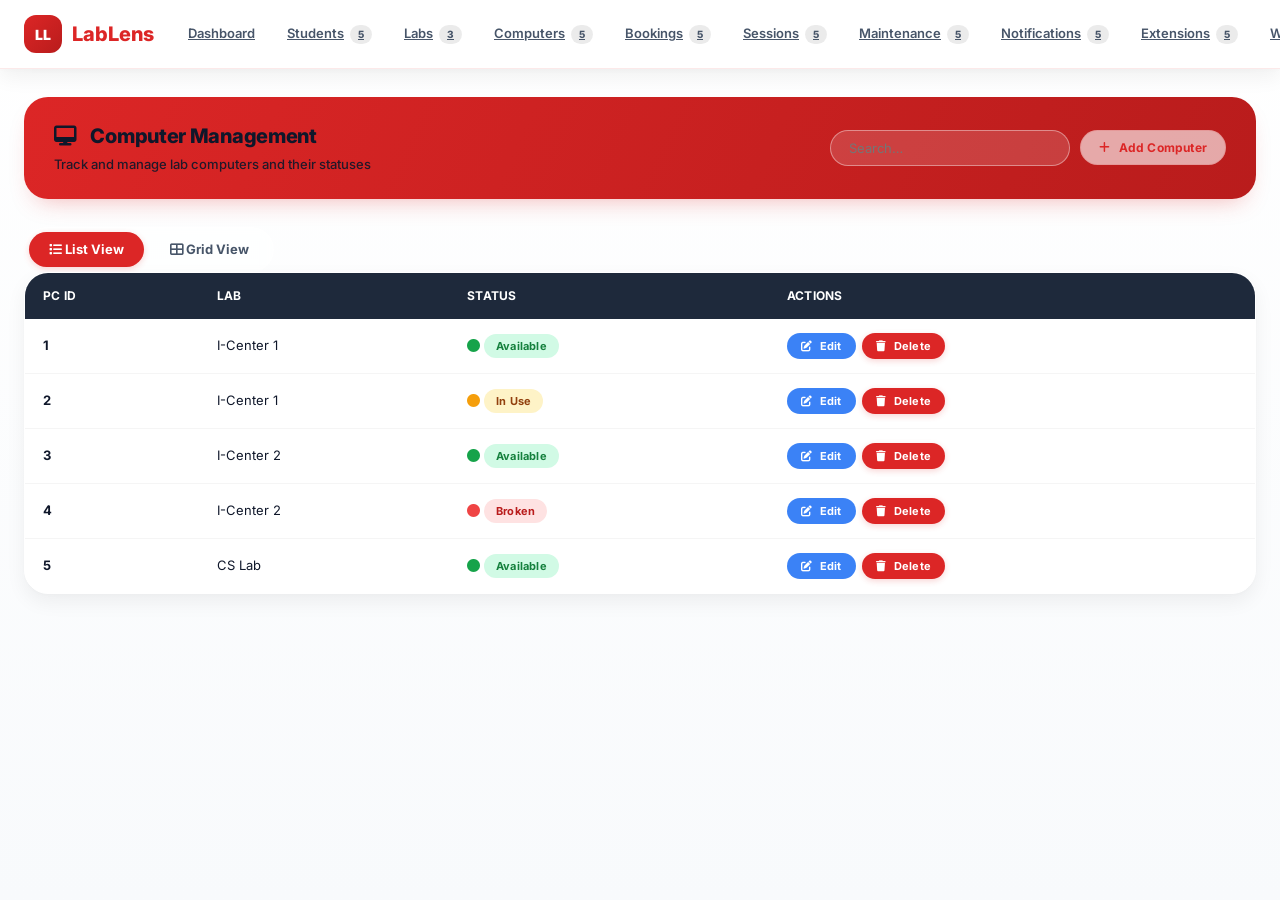
<file: LabLensWeb/pcs.html>
<!doctype html>
<html lang="en">
<head>
  <meta charset="utf-8">
  <meta name="viewport" content="width=device-width,initial-scale=1">
  <title>LabLens — Computers</title>
  <link href="https://fonts.googleapis.com/css2?family=Inter:ital,wght@0,300;0,400;0,500;0,600;0,700;0,800;1,400&display=swap" rel="stylesheet">
  <link rel="stylesheet" href="https://cdnjs.cloudflare.com/ajax/libs/font-awesome/6.4.0/css/all.min.css">
  <link rel="stylesheet" href="styles.css">
</head>
<body>
  <div id="header-placeholder"></div>
  <main class="main">
    <section id="page-pcs">
      <div class="banner">
        <div><h1><i class="fa fa-desktop" style="margin-right:10px"></i> Computer Management</h1><p>Track and manage lab computers and their statuses</p></div>
        <div class="banner-right">
          <input class="search-bar" style="background:rgba(255,255,255,.15);border-color:rgba(255,255,255,.4);color:#fff;" placeholder="Search…" oninput="ft('pc-tb',this.value)">
          <button class="btn btn-outline" onclick="openAddPC()"><i class="fa fa-plus"></i> Add Computer</button>
        </div>
      </div>
      <div class="tabs" style="margin-bottom:0;">
        <div class="tab active" onclick="switchTab('pc','list',this)"><i class="fa fa-list"></i> List View</div>
        <div class="tab" onclick="switchTab('pc','grid',this)"><i class="fa fa-th-large"></i> Grid View</div>
      </div>
      <div class="card" id="pc-list-view">
        <table class="tbl"><thead><tr><th>PC ID</th><th>Lab</th><th>Status</th><th>Actions</th></tr></thead>
        <tbody id="pc-tb"></tbody>
        </table>
      </div>
      <div class="card" id="pc-grid-view" style="display:none;">
        <div class="pc-grid" id="pc-grid-inner"></div>
      </div>
    </section>
  </main>
  <div id="modals-placeholder"></div>
  <div id="footer-placeholder"></div>
  <script src="script.js"></script>
  <script>loadFragment('header-placeholder','header.html');loadFragment('footer-placeholder','footer.html');loadFragment('modals-placeholder','modals.html');document.addEventListener('DOMContentLoaded',()=>{renderPCs(DB.pcs);updateBadges();});</script>
</body>
</html>
</file>
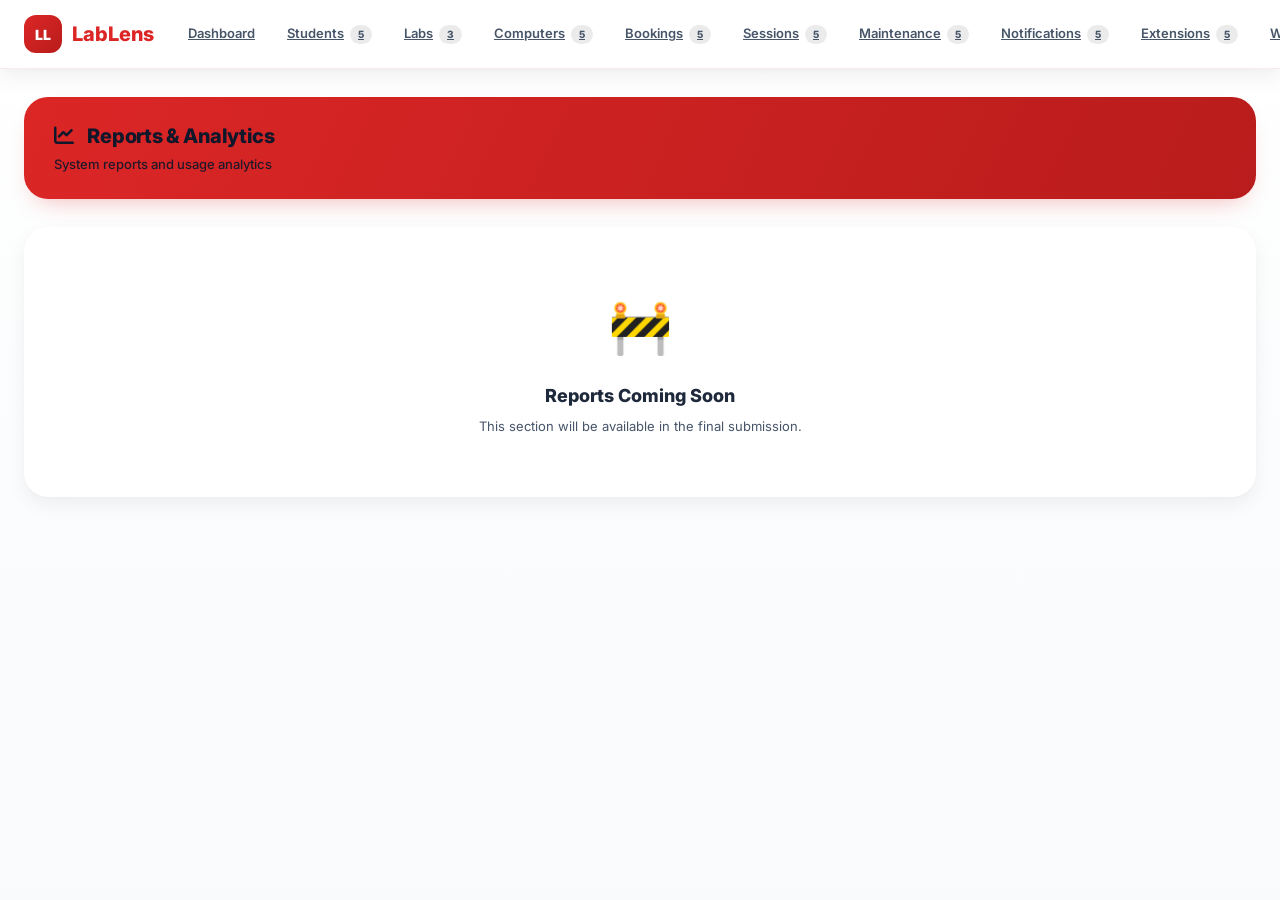
<file: LabLensWeb/reports.html>
<!doctype html>
<html lang="en">
<head>
  <meta charset="utf-8">
  <meta name="viewport" content="width=device-width,initial-scale=1">
  <title>LabLens — Reports</title>
  <link href="https://fonts.googleapis.com/css2?family=Inter:ital,wght@0,300;0,400;0,500;0,600;0,700;0,800;1,400&display=swap" rel="stylesheet">
  <link rel="stylesheet" href="https://cdnjs.cloudflare.com/ajax/libs/font-awesome/6.4.0/css/all.min.css">
  <link rel="stylesheet" href="styles.css">
</head>
<body>
  <div id="header-placeholder"></div>
  <main class="main">
    <section id="page-reports">
      <div class="banner"><div><h1><i class="fa fa-chart-line" style="margin-right:10px"></i> Reports &amp; Analytics</h1><p>System reports and usage analytics</p></div></div>
      <div class="card" style="padding:60px;text-align:center;">
        <div style="font-size:52px;margin-bottom:16px;">🚧</div>
        <div style="font-size:18px;font-weight:800;margin-bottom:8px;color:var(--thead);">Reports Coming Soon</div>
        <div style="font-size:13px;color:var(--text2);">This section will be available in the final submission.</div>
      </div>
    </section>
  </main>
  <div id="modals-placeholder"></div>
  <div id="footer-placeholder"></div>
  <script src="script.js"></script>
  <script>loadFragment('header-placeholder','header.html');loadFragment('footer-placeholder','footer.html');loadFragment('modals-placeholder','modals.html');document.addEventListener('DOMContentLoaded',()=>{updateBadges();});</script>
</body>
</html>
</file>
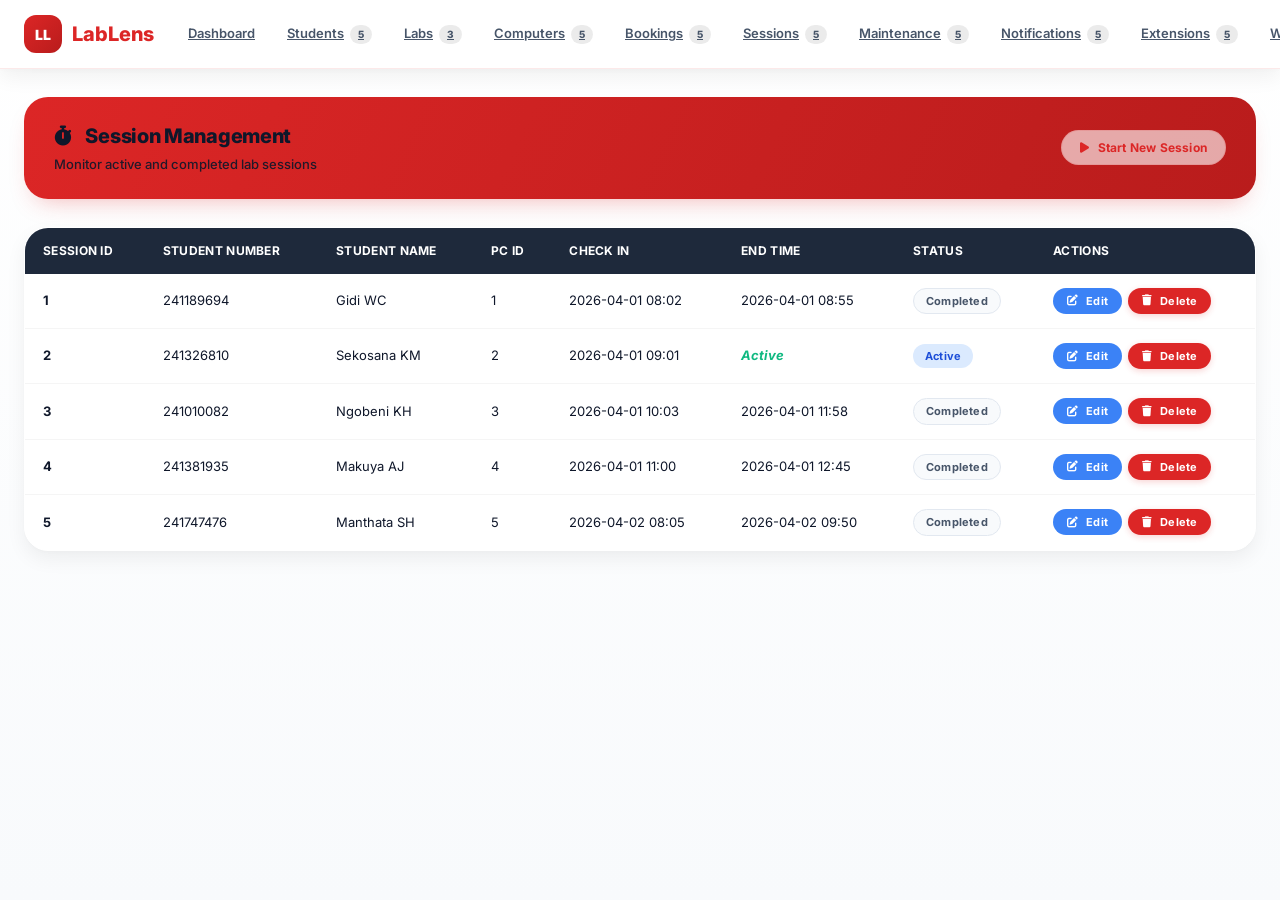
<file: LabLensWeb/sessions.html>
<!doctype html>
<html lang="en">
<head>
  <meta charset="utf-8">
  <meta name="viewport" content="width=device-width,initial-scale=1">
  <title>LabLens — Sessions</title>
  <link href="https://fonts.googleapis.com/css2?family=Inter:ital,wght@0,300;0,400;0,500;0,600;0,700;0,800;1,400&display=swap" rel="stylesheet">
  <link rel="stylesheet" href="https://cdnjs.cloudflare.com/ajax/libs/font-awesome/6.4.0/css/all.min.css">
  <link rel="stylesheet" href="styles.css">
</head>
<body>
  <div id="header-placeholder"></div>
  <main class="main">
    <section id="page-sessions">
      <div class="banner">
        <div><h1><i class="fa fa-stopwatch" style="margin-right:10px"></i> Session Management</h1><p>Monitor active and completed lab sessions</p></div>
        <div class="banner-right"><button class="btn btn-outline" onclick="openStartSession()"><i class="fa fa-play"></i> Start New Session</button></div>
      </div>
      <div class="card">
        <table class="tbl"><thead><tr><th>Session ID</th><th>Student Number</th><th>Student Name</th><th>PC ID</th><th>Check In</th><th>End Time</th><th>Status</th><th>Actions</th></tr></thead>
        <tbody id="se-tb"></tbody>
        </table>
      </div>
    </section>
  </main>
  <div id="modals-placeholder"></div>
  <div id="footer-placeholder"></div>
  <script src="script.js"></script>
  <script>loadFragment('header-placeholder','header.html');loadFragment('footer-placeholder','footer.html');loadFragment('modals-placeholder','modals.html');document.addEventListener('DOMContentLoaded',()=>{renderSessions(DB.sessions);updateBadges();});</script>
</body>
</html>
</file>
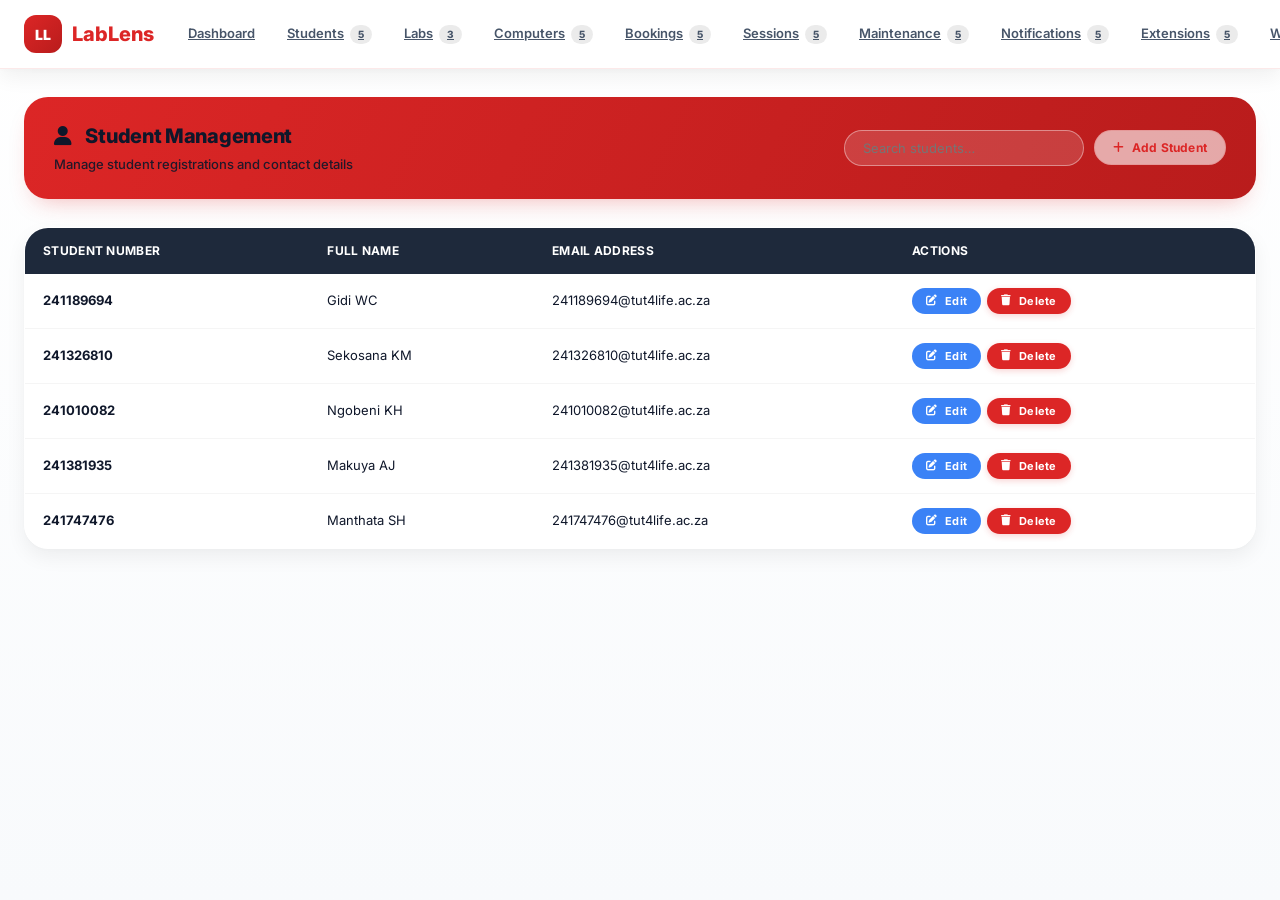
<file: LabLensWeb/students.html>
<!doctype html>
<html lang="en">
<head>
  <meta charset="utf-8">
  <meta name="viewport" content="width=device-width,initial-scale=1">
  <title>LabLens — Students</title>
  <link href="https://fonts.googleapis.com/css2?family=Inter:ital,wght@0,300;0,400;0,500;0,600;0,700;0,800;1,400&display=swap" rel="stylesheet">
  <link rel="stylesheet" href="https://cdnjs.cloudflare.com/ajax/libs/font-awesome/6.4.0/css/all.min.css">
  <link rel="stylesheet" href="styles.css">
</head>
<body>
  <div id="header-placeholder"></div>
  <main class="main">
    <section id="page-students">
      <div class="banner">
        <div><h1><i class="fa fa-user" style="margin-right:10px"></i> Student Management</h1><p>Manage student registrations and contact details</p></div>
        <div class="banner-right">
          <input class="search-bar" style="background:rgba(255,255,255,.15);border-color:rgba(255,255,255,.4);color:#fff;" placeholder="Search students…" oninput="ft('s-tb',this.value)">
          <button class="btn btn-outline" onclick="openModal('m-add-student')"><i class="fa fa-plus"></i> Add Student</button>
        </div>
      </div>
      <div class="card">
        <table class="tbl"><thead><tr><th>Student Number</th><th>Full Name</th><th>Email Address</th><th>Actions</th></tr></thead>
        <tbody id="s-tb"></tbody>
        </table>
      </div>
    </section>
  </main>
  <div id="modals-placeholder"></div>
  <div id="footer-placeholder"></div>
  <script src="script.js"></script>
  <script>loadFragment('header-placeholder','header.html');loadFragment('footer-placeholder','footer.html');loadFragment('modals-placeholder','modals.html');document.addEventListener('DOMContentLoaded',()=>{renderStudents(DB.students);updateBadges();});</script>
</body>
</html>
</file>
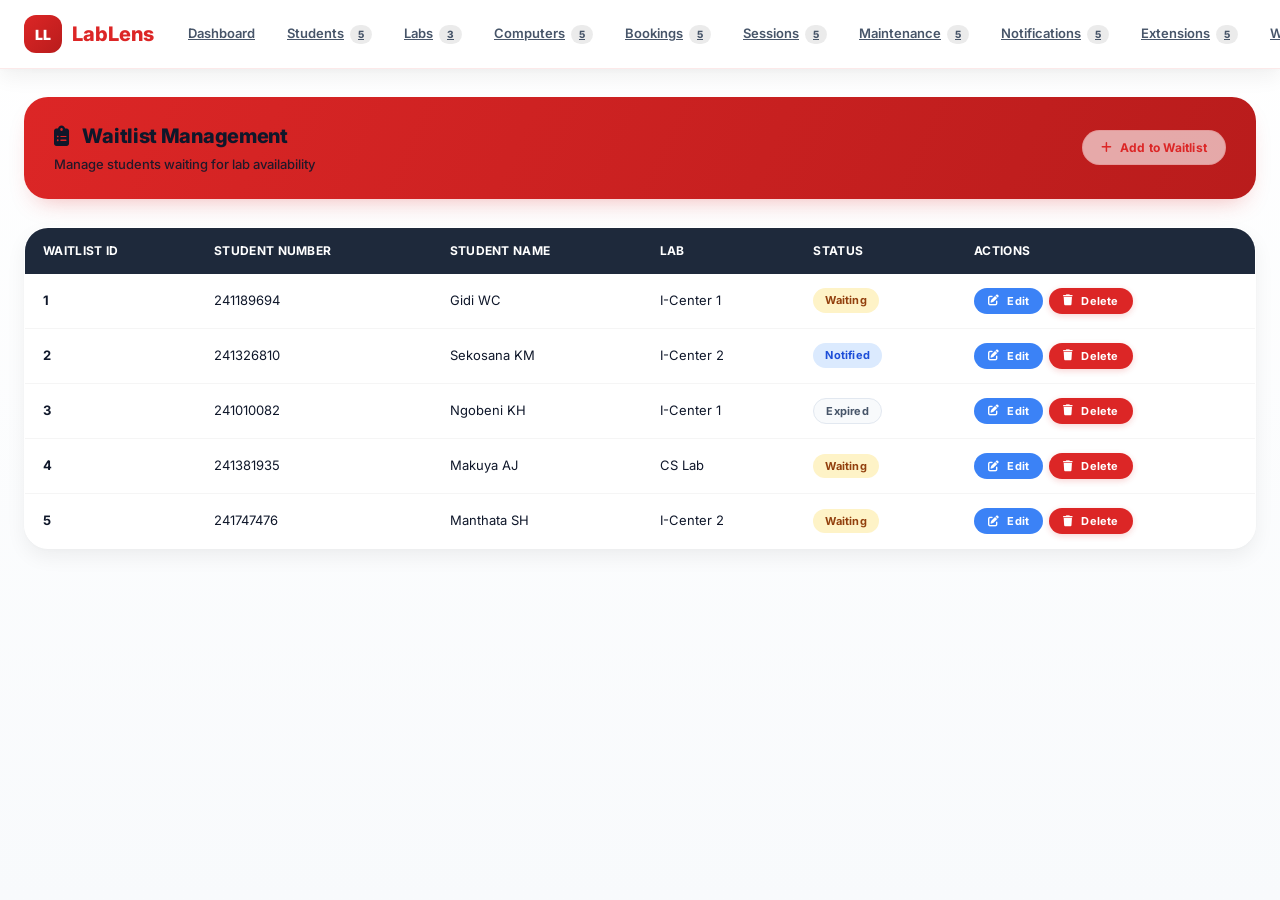
<file: LabLensWeb/waitlist.html>
<!doctype html>
<html lang="en">
<head>
  <meta charset="utf-8">
  <meta name="viewport" content="width=device-width,initial-scale=1">
  <title>LabLens — Waitlist</title>
  <link href="https://fonts.googleapis.com/css2?family=Inter:ital,wght@0,300;0,400;0,500;0,600;0,700;0,800;1,400&display=swap" rel="stylesheet">
  <link rel="stylesheet" href="https://cdnjs.cloudflare.com/ajax/libs/font-awesome/6.4.0/css/all.min.css">
  <link rel="stylesheet" href="styles.css">
</head>
<body>
  <div id="header-placeholder"></div>
  <main class="main">
    <section id="page-waitlist">
      <div class="banner">
        <div><h1><i class="fa fa-clipboard-list" style="margin-right:10px"></i> Waitlist Management</h1><p>Manage students waiting for lab availability</p></div>
        <div class="banner-right"><button class="btn btn-outline" onclick="openAddWaitlist()"><i class="fa fa-plus"></i> Add to Waitlist</button></div>
      </div>
      <div class="card">
        <table class="tbl"><thead><tr><th>Waitlist ID</th><th>Student Number</th><th>Student Name</th><th>Lab</th><th>Status</th><th>Actions</th></tr></thead>
        <tbody id="wl-tb"></tbody>
        </table>
      </div>
    </section>
  </main>
  <div id="modals-placeholder"></div>
  <div id="footer-placeholder"></div>
  <script src="script.js"></script>
  <script>loadFragment('header-placeholder','header.html');loadFragment('footer-placeholder','footer.html');loadFragment('modals-placeholder','modals.html');document.addEventListener('DOMContentLoaded',()=>{renderWaitlist(DB.waitlist);updateBadges();});</script>
</body>
</html>
</file>
<file: LabLensWeb/styles.css>
/* Extracted styles from original index.html */
:root{
  --red:#dc2626;--red-dark:#b91c1c;--red-light:#fee2e2;--red-xlight:#fff5f5;
  --bg:#f8fafc;--white:#ffffff;
  --thead:#1e293b;--thead-text:#ffffff;
  --text:#0f172a;--text2:#475569;--text3:#94a3b8;
  --border:#e2e8f0;--border2:#cbd5e1;
  --success:#10b981;--success-bg:#d1fae5;--success-border:#bbf7d0;
  --warn:#f59e0b;--warn-bg:#fef3c7;--warn-border:#fde68a;
  --info:#3b82f6;--info-bg:#dbeafe;--info-border:#bfdbfe;
  --rad:12px;--rad-lg:20px;--rad-xl:28px;
  --shadow:0 1px 2px rgba(0,0,0,0.05);
  --shadow-md:0 8px 20px rgba(0,0,0,0.06),0 2px 4px rgba(0,0,0,0.02);
  --shadow-lg:0 20px 35px -12px rgba(0,0,0,0.1);
}
*{margin:0;padding:0;box-sizing:border-box;}
body{font-family:'Inter',sans-serif;background:linear-gradient(180deg, rgba(255,255,255,0.6), var(--bg));color:var(--text);min-height:100vh;font-size:14px;line-height:1.5;}

.navbar{background:rgba(255, 255, 255, 0.958);backdrop-filter:blur(10px);border-bottom:1px solid rgba(220,38,38,0.10);position:sticky;top:0;z-index:200;box-shadow:var(--shadow-md);}
.nb-inner{max-width:1500px;margin:0 auto;padding:0 24px;display:flex;align-items:center;height:68px;gap:4px;flex-wrap:nowrap;overflow-x:auto;}
.nb-inner::-webkit-scrollbar{height:0;}
.logo{display:flex;align-items:center;gap:10px;font-size:20px;font-weight:800;color:var(--red);cursor:pointer;flex-shrink:0;margin-right:16px;text-decoration:none;}
.logo-box{width:38px;height:38px;background:linear-gradient(135deg, var(--red), var(--red-dark));border-radius:12px;display:flex;align-items:center;justify-content:center;font-size:14px;color:#fff;font-weight:900}
.nl{display:flex;align-items:center;gap:6px;padding:8px 14px;border-radius:40px;font-size:13px;font-weight:600;color:var(--text2);cursor:pointer;transition:all .2s;border:none;background:transparent;white-space:nowrap;flex-shrink:0;}
.nl:hover{background:var(--red-light);color:var(--red);}
.nl.active{background:var(--red);color:#fff;box-shadow:0 4px 8px -2px rgba(220,38,38,0.3);}
.nl .nb{background:rgba(0,0,0,0.08);font-size:10px;padding:2px 8px;border-radius:30px;font-weight:800;}
.nl.active .nb{background:rgba(255,255,255,0.25);color:#fff;}
.nb-right{margin-left:auto;flex-shrink:0;display:flex;align-items:center;gap:12px;}
.user-chip{display:flex;align-items:center;gap:10px;background:rgba(255,255,255,0.72);border:1px solid rgba(255,255,255,0.45);border-radius:40px;padding:5px 16px 5px 6px;font-size:13px;font-weight:600;box-shadow:var(--shadow);}
.av{width:32px;height:32px;background:var(--red);color:#fff;border-radius:50%;display:flex;align-items:center;justify-content:center;font-size:11px;font-weight:800;}

.main{max-width:1500px;margin:0 auto;padding:28px 24px;}
.page{display:block;}
.page.active{display:block;animation:fadeIn .25s ease;}
@keyframes fadeIn{from{opacity:0;transform:translateY(6px)}to{opacity:1;transform:translateY(0)}}

.banner{background:linear-gradient(115deg, var(--red) 0%, #b91c1c 100%);border-radius:24px;padding:24px 30px;margin-bottom:28px;display:flex;align-items:center;justify-content:space-between;flex-wrap:wrap;gap:14px;box-shadow:0 12px 24px -12px rgba(220,38,38,0.35);}
.banner h1{font-size:20px;font-weight:800;margin-bottom:4px;letter-spacing:-0.3px;}
.banner p{font-size:13px;opacity:.9;font-weight:500;}
.banner-right{display:flex;gap:10px;align-items:center;flex-wrap:wrap;}

.btn{display:inline-flex;align-items:center;gap:8px;padding:9px 18px;border-radius:40px;font-size:12px;font-weight:700;font-family:'Inter',sans-serif;cursor:pointer;transition:all .2s;border:none;letter-spacing:.2px;white-space:nowrap;}
.btn-red{background:var(--red);color:#fff;box-shadow:0 2px 6px rgba(220,38,38,0.2);}.btn-red:hover{background:var(--red-dark);transform:translateY(-1px);}
.btn-outline{background:rgba(255,255,255,0.62);color:var(--red);border:1.5px solid rgba(220,38,38,0.12);}.btn-outline:hover{background:var(--red-light);transform:translateY(-1px);}
.btn-dark{background:var(--thead);color:#fff;}.btn-dark:hover{background:#0f172a;}
.btn-green{background:var(--success);color:#fff;}.btn-green:hover{background:#059669;}
.btn-blue{background:var(--info);color:#fff;}.btn-blue:hover{background:#2563eb;}
.btn-warn{background:var(--warn);color:#fff;}.btn-warn:hover{background:#d97706;}
.btn-sm{padding:6px 14px;font-size:11px;}
.btn-xs{padding:4px 10px;font-size:10px;}
.btn-icon{width:32px;height:32px;padding:0;display:inline-flex;align-items:center;justify-content:center;border-radius:10px;}

.card{background:rgb(255, 255, 255);border:1px solid rgb(255, 255, 255);border-radius:24px;box-shadow:var(--shadow-md);overflow:hidden;backdrop-filter:blur(8px);}
.card-head{padding:16px 22px;border-bottom:1px solid var(--border);display:flex;align-items:center;justify-content:space-between;flex-wrap:wrap;gap:8px;}
.card-title{font-size:13px;font-weight:800;color:var(--thead);text-transform:uppercase;letter-spacing:.5px;}
.tbl{width:100%;border-collapse:collapse;}
.tbl thead{background:var(--thead);}
.tbl th{padding:14px 18px;text-align:left;font-size:12px;font-weight:700;color:#fff;text-transform:uppercase;letter-spacing:.3px;white-space:nowrap;}
.tbl td{padding:14px 18px;font-size:13px;border-bottom:1px solid rgba(0,0,0,0.04);vertical-align:middle;color:var(--text);}
.tbl tr:last-child td{border-bottom:none;}
.tbl tbody tr:hover td{background:rgba(220,38,38,0.04);}
.tbl-empty{padding:48px;text-align:center;color:var(--text2);}
.search-bar{padding:9px 18px;border:1px solid var(--border2);border-radius:40px;font-size:13px;font-family:'Inter',sans-serif;width:240px;outline:none;transition:all .2s;}
.search-bar:focus{border-color:var(--red);box-shadow:0 0 0 3px rgba(220,38,38,.1);}

.badge{display:inline-block;padding:4px 12px;border-radius:30px;font-size:11px;font-weight:700;text-transform:capitalize;letter-spacing:.2px;}
.bg{background:var(--success-bg);color:#15803d;}
.br{background:var(--red-light);color:#b91c1c;}
.ba{background:var(--warn-bg);color:#92400e;}
.bb{background:var(--info-bg);color:#1d4ed8;}
.bgr{background:var(--bg);color:var(--text2);border:1px solid var(--border);}

.stat-grid{display:grid;grid-template-columns:repeat(auto-fit,minmax(200px,1fr));gap:20px;margin-bottom:28px;}
.stat{background:rgba(255,255,255,0.62);border:1px solid rgba(255, 255, 255, 0.823);border-radius:24px;padding:20px 22px;cursor:pointer;transition:all .25s;display:flex;align-items:center;gap:16px;box-shadow:var(--shadow);backdrop-filter:blur(8px);}
.stat:hover{box-shadow:var(--shadow-md);transform:translateY(-4px);border-color:var(--red);}
.stat-ico{width:52px;height:52px;border-radius:18px;display:flex;align-items:center;justify-content:center;font-size:22px;flex-shrink:0;}
.ico-r{background:var(--red-light);}  .ico-b{background:var(--info-bg);}
.ico-g{background:var(--success-bg);} .ico-a{background:var(--warn-bg);}
.ico-p{background:#ede9fe;}
.stat-n{font-size:34px;font-weight:800;line-height:1.05;}
.stat-l{font-size:13px;color:var(--text2);margin-top:4px;font-weight:600;}
.stat-s{font-size:11px;color:var(--text3);margin-top:2px;}
.dash-row{display:grid;grid-template-columns:1fr 1fr;gap:20px;margin-top:20px;}
.w-title{font-size:13px;font-weight:800;color:var(--thead);text-transform:uppercase;letter-spacing:.3px;margin-bottom:18px;padding-bottom:10px;border-bottom:2px solid var(--red);display:inline-block;}
.act{display:flex;align-items:center;gap:12px;padding:12px 0;border-bottom:1px solid var(--border);}
.act:last-child{border:none;}
.dot{width:10px;height:10px;border-radius:50%;flex-shrink:0;}
.dot-g{background:var(--success);} .dot-r{background:var(--red);}
.dot-a{background:var(--warn);}    .dot-b{background:var(--info);}
.act-t{font-size:13px;flex:1;color:var(--text);line-height:1.4;}
.act-tm{font-size:11px;color:var(--text2);white-space:nowrap;}

.ov{display:none;position:fixed;inset:0;background:rgba(0,0,0,.6);z-index:400;align-items:center;justify-content:center;padding:20px;}
.ov.open{display:flex;}
.modal{background:rgba(255,255,255,0.72);border-radius:28px;width:540px;max-width:100%;max-height:90vh;overflow-y:auto;box-shadow:var(--shadow-lg);animation:modalIn .2s ease;backdrop-filter:blur(10px);border:1px solid rgba(255,255,255,0.45);}
.modal-lg{width:700px;}
@keyframes modalIn{from{opacity:0;transform:scale(0.96)}to{opacity:1;transform:scale(1)}}
.mh{background:linear-gradient(115deg, var(--red), #be123c);color:#fff;padding:18px 24px;display:flex;align-items:center;justify-content:space-between;border-radius:28px 28px 0 0;}
.mh-title{font-size:16px;font-weight:800;}
.mcls{width:32px;height:32px;background:rgba(255,255,255,.2);border:none;border-radius:40px;cursor:pointer;font-size:15px;color:#fff;display:flex;align-items:center;justify-content:center;transition:all .2s;}
.mcls:hover{background:rgba(255,255,255,.3);}
.mb{padding:24px;}
.mf{padding:16px 24px;border-top:1px solid var(--border);display:flex;justify-content:flex-end;gap:12px;}

.fg{margin-bottom:18px;}
.fl{display:block;font-size:13px;font-weight:700;color:var(--text);margin-bottom:6px;}
.req{color:var(--red);}
.fi,.fs,.fta{width:100%;padding:11px 16px;border:1.5px solid var(--border2);border-radius:16px;font-size:13px;font-family:'Inter',sans-serif;color:var(--text);background:rgba(255,255,255,0.88);outline:none;transition:all .2s;}
.fi:focus,.fs:focus,.fta:focus{border-color:var(--red);box-shadow:0 0 0 4px rgba(220,38,38,.1);}
.fi:disabled,.fs:disabled{background:var(--bg);color:var(--text2);cursor:default;}
.fta{resize:vertical;min-height:90px;}
.fr{display:grid;grid-template-columns:1fr 1fr;gap:16px;}
.rg{display:flex;gap:12px;flex-wrap:wrap;margin-top:6px;}
.rl,.cl{display:flex;align-items:center;gap:8px;font-size:13px;font-weight:600;color:var(--text);cursor:pointer;padding:8px 16px;border:1px solid var(--border);border-radius:40px;transition:all .2s;}
.rl:hover,.cl:hover{border-color:var(--red);background:var(--red-light);}
.rl input,.cl input{accent-color:var(--red);width:14px;height:14px;}
.col1{flex-direction:column;gap:8px;}

.pc-img-box{border:2px dashed rgba(255,255,255,0.35);border-radius:24px;padding:20px;text-align:center;margin-bottom:20px;background:rgba(255,255,255,0.45);transition:all .25s;backdrop-filter:blur(6px);}
.pc-img-box.avail{border-color:rgba(16,185,129,0.18);background:rgba(16,185,129,0.06);}
.pc-img-box.inuse{border-color:rgba(245,158,11,0.18);background:rgba(245,158,11,0.06);}
.pc-img-box.broken{border-color:rgba(220,38,38,0.18);background:rgba(220,38,38,0.04);}
.pc-img-box.reserved{border-color:rgba(59,130,246,0.18);background:rgba(59,130,246,0.04);}
.pci{font-size:56px;display:block;margin-bottom:8px;}
.pcs{font-size:13px;font-weight:700;color:var(--text2);}

.pc-grid{display:grid;grid-template-columns:repeat(auto-fill,minmax(150px,1fr));gap:16px;padding:20px;}
.pc-tile{background:rgba(255,255,255,0.62);border:1.5px solid rgba(255,255,255,0.45);border-radius:20px;padding:16px 12px;text-align:center;cursor:pointer;transition:all .2s;}
.pc-tile:hover{border-color:var(--red);box-shadow:var(--shadow-md);transform:translateY(-2px);}
.pc-tile.sel{border-color:var(--red);background:rgba(255,245,245,0.9);}
.pc-tile-ico{font-size:34px;margin-bottom:8px;}
.pc-tile-name{font-size:13px;font-weight:800;}
.pc-tile-st{font-size:11px;color:var(--text2);margin-top:4px;}

.conf-body{text-align:center;padding:12px 0;}
.conf-ico{font-size:52px;margin-bottom:12px;}
.conf-h{font-size:18px;font-weight:800;margin-bottom:8px;}
.conf-t{font-size:13px;color:var(--text2);line-height:1.6;margin-bottom:24px;}
.conf-btns{display:flex;gap:12px;justify-content:center;}

.toast{position:fixed;bottom:24px;right:24px;z-index:9999;background:rgba(255,255,255,0.92);border:1px solid rgba(255,255,255,0.6);border-radius:60px;padding:14px 24px;display:flex;align-items:center;gap:12px;font-size:13px;font-weight:700;min-width:260px;max-width:400px;box-shadow:var(--shadow-lg);transform:translateY(80px);opacity:0;transition:all .3s cubic-bezier(.34,1.56,.64,1);}
.toast.show{transform:translateY(0);opacity:1;}
.toast.ok{border-left:5px solid var(--success);}
.toast.er{border-left:5px solid var(--red);}
.toast.wa{border-left:5px solid var(--warn);}

.tabs{display:flex;gap:6px;background:rgba(255,255,255,0.62);padding:4px;border-radius:60px;margin-bottom:20px;width:fit-content;border:1px solid rgba(255,255,255,0.35);backdrop-filter:blur(6px);}
.tab{padding:8px 20px;font-size:13px;font-weight:700;border-radius:40px;cursor:pointer;color:var(--text2);transition:all .2s;}
.tab:hover{color:var(--text);}
.tab.active{background:var(--red);color:#fff;box-shadow:0 2px 6px rgba(220,38,38,0.2);}

.section-head{font-size:12px;font-weight:800;text-transform:uppercase;letter-spacing:.5px;color:var(--thead);margin:20px 0 12px;padding-bottom:6px;border-bottom:2px solid var(--red);}
.two-col{display:grid;grid-template-columns:1fr 1fr;gap:18px;}
.action-group{display:flex;gap:6px;flex-wrap:wrap;}

.pc-status-panel{display:flex;align-items:center;gap:18px;background:var(--bg);border:1px solid var(--border);border-radius:24px;padding:16px 20px;margin-bottom:20px;}
.pc-status-img{width:72px;height:72px;border-radius:16px;object-fit:cover;flex-shrink:0;background:#e5e7eb;display:flex;align-items:center;justify-content:center;font-size:36px;}
.pc-status-info{flex:1;}
.pc-status-info h3{font-size:15px;font-weight:800;margin-bottom:4px;}
.pc-status-info p{font-size:12px;color:var(--text2);}

@media(max-width:900px){
  .dash-row,.two-col,.fr{grid-template-columns:1fr;}
  .stat-grid{grid-template-columns:repeat(2,1fr);}
  .nb-inner .nl span:not(.nb){display:none;}
}

#page-dashboard{position:relative;overflow:hidden;min-height:calc(100vh - 120px);} 
#page-dashboard::before{content:'';position:absolute;inset:0;background-position:center;background-size:cover;background-repeat:no-repeat;background-attachment:fixed;opacity:0.60;pointer-events:none;border-radius:28px;transform:scale(1.02);}
#page-dashboard > *{position:relative;z-index:1;}
#page-dashboard .card, #page-dashboard .stat{background:rgb(255, 255, 255);backdrop-filter:blur(6px);border-color:rgba(0,0,0,0.04);}
.main-page{
    background-image: linear-gradient(rgba(66, 66, 66, 0.6), rgba(55, 55, 55, 0.6)), url("Computer Lab.png");
    background-repeat: no-repeat;
    background-position: center;
    background-size: cover;
}
/* end of styles */
</file>
